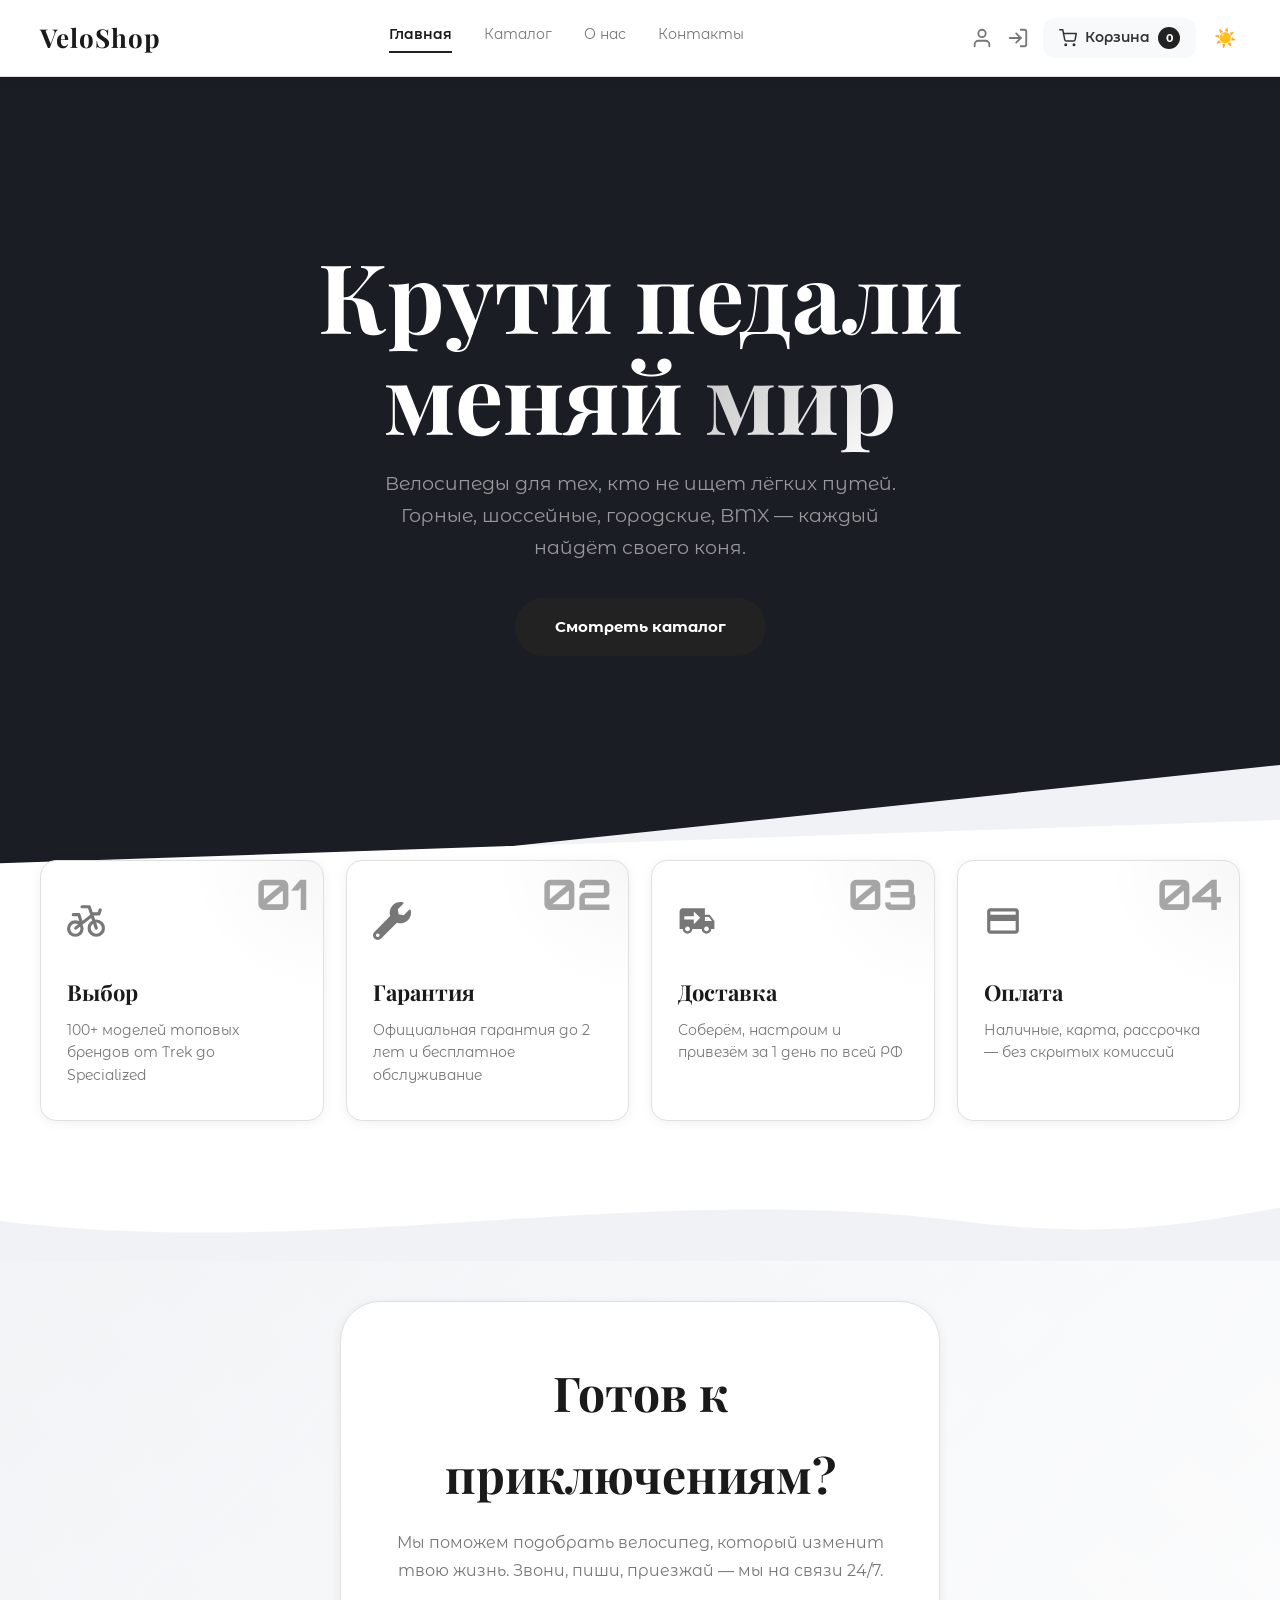
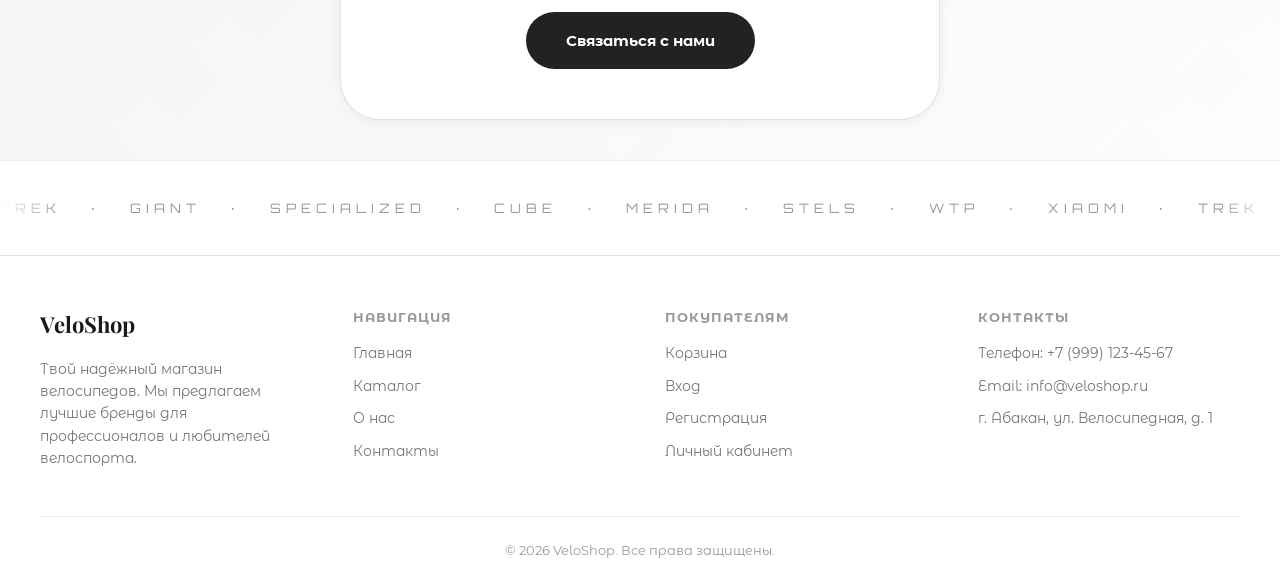
<file: index.html>
<!DOCTYPE html>
<html lang="ru">

<head>
    <meta charset="UTF-8">
    <script>var t = localStorage.getItem('velo_theme'); if (t === 'dark') document.documentElement.setAttribute('data-theme', 'dark')</script>
    <meta name="viewport" content="width=device-width, initial-scale=1.0">
    <title>VeloShop — не просто велосипеды</title>
    <link rel="stylesheet" href="css/variables.css">
    <link rel="stylesheet" href="css/reset.css">
    <link rel="stylesheet" href="css/layout.css">
    <link rel="stylesheet" href="css/components.css">
    <link rel="stylesheet" href="css/home.css" media="print" onload="this.media='all'">
    <link rel="stylesheet" href="css/pages.css" media="print" onload="this.media='all'">
    <link rel="stylesheet" href="css/responsive.css" media="print" onload="this.media='all'">
    <link rel="preconnect" href="https://fonts.googleapis.com">
    <link rel="preconnect" href="https://fonts.gstatic.com" crossorigin>
    <link
        href="https://fonts.googleapis.com/css2?family=Playfair+Display:ital,wght@0,400..900;1,400..900&family=Orbitron:wght@400..900&family=Montserrat+Alternates:wght@300;400;500;600;700&display=swap"
        rel="stylesheet">
</head>

<body class="no-padding">
    <header id="site-header"></header>
    <main class="home-main">
        <section class="home-hero" id="hero">
            <div class="hero-slider" id="heroSlider">
                <div class="slider-track">
                    <div class="slide active" style="background-image:url('assets/bicycle/1.jpg')"></div>
                    <div class="slide" style="background-image:url('assets/bicycle/2.jpg')"></div>
                    <div class="slide" style="background-image:url('assets/bicycle/3.jpg')"></div>
                    <div class="slide" style="background-image:url('assets/bicycle/4.jpg')"></div>
                    <div class="slide" style="background-image:url('assets/bicycle/5.jpg')"></div>
                    <div class="slide" style="background-image:url('assets/bicycle/6.jpg')"></div>
                    <div class="slide" style="background-image:url('assets/bicycle/7.jpg')"></div>
                </div>
                <div class="slider-dots" id="sliderDots"></div>
            </div>
            <div class="hero-content">
                <h1 class="hero-title">Крути педали<br>меняй <span class="gradient-text">мир</span></h1>
                <p class="hero-desc">Велосипеды для тех, кто не ищет лёгких путей. Горные, шоссейные, городские, BMX —
                    каждый найдёт своего коня.</p>
                <div class="hero-actions">
                    <a href="catalog.html" class="hero-btn-primary">Смотреть каталог</a>
                </div>
            </div>
        </section>
        <section class="home-features" id="features">
            <div class="features-strip"></div>
            <div class="features-inner">
                <div class="feature-card card-skew-1">
                    <div class="feature-card-bg"></div>
                    <div class="feature-num">01</div>
                    <div class="feature-icon"><svg viewBox="0 0 24 24" fill="none">
                            <path
                                d="M5.25 21C7.6 21 9.5 19.1 9.5 16.75S7.6 12.5 5.25 12.5 1 14.4 1 16.75 2.9 21 5.25 21zM18.5 21c2.49 0 4.5-2.01 4.5-4.5s-2.01-4.5-4.5-4.5-4.5 2.01-4.5 4.5 2.01 4.5 4.5 4.5zM9.5 3h4.5l4.5 13.5M5.53 16.5l10.31-8.12M15.84 7.5h4.24l.92-2.5M4 7.99h3.5M7.5 8l1.64 5.21"
                                stroke="currentColor" stroke-width="2" stroke-linecap="round" stroke-linejoin="round" />
                        </svg></div>
                    <h3>Выбор</h3>
                    <p>100+ моделей топовых брендов от Trek до Specialized</p>
                </div>
                <div class="feature-card card-skew-2">
                    <div class="feature-card-bg"></div>
                    <div class="feature-num">02</div>
                    <div class="feature-icon"><svg viewBox="0 0 24 24" fill="none">
                            <g clip-path="url(#c)">
                                <path
                                    d="M23.8 5.12c-.1-.43-.63-.57-.94-.26l-3.49 3.48-3.18-.53-.53-3.18 3.49-3.49c.31-.31.16-.84-.27-.94-2.22-.55-4.67.04-6.4 1.78-1.86 1.86-2.37 4.55-1.6 6.9l-10 10c-1.17 1.17-1.17 3.07 0 4.24 1.17 1.17 3.07 1.17 4.24 0l10-10c2.35.78 5.04.27 6.91-1.6 1.74-1.74 2.33-4.19 1.78-6.41zM3 22.13c-.62 0-1.12-.5-1.12-1.12s.5-1.13 1.12-1.13 1.13.5 1.13 1.13-.5 1.12-1.13 1.12z"
                                    fill="currentColor" />
                            </g>
                            <defs>
                                <clipPath id="c">
                                    <rect width="24" height="24" fill="#fff" />
                                </clipPath>
                            </defs>
                        </svg></div>
                    <h3>Гарантия</h3>
                    <p>Официальная гарантия до 2 лет и бесплатное обслуживание</p>
                </div>
                <div class="feature-card card-skew-3">
                    <div class="feature-card-bg"></div>
                    <div class="feature-num">03</div>
                    <div class="feature-icon"><svg viewBox="0 0 24 24" fill="none">
                            <path
                                d="M3 4c-.53 0-1.04.21-1.41.59-.38.37-.59.88-.59 1.41v11h2c0 .8.32 1.56.88 2.12.56.56 1.32.88 2.12.88s1.56-.32 2.12-.88.88-1.32.88-2.12h6c0 .8.32 1.56.88 2.12.56.56 1.32.88 2.12.88s1.56-.32 2.12-.88.88-1.32.88-2.12h2v-5l-3-4h-3V4H3zm7 2l4 4-4 4V11H4V9h6V6zm7 3.5h2.5l1.97 2.5H17V9.5zM6 15.5c.4 0 .78.16 1.06.44.28.28.44.66.44 1.06s-.16.78-.44 1.06-.66.44-1.06.44-.78-.16-1.06-.44-.44-.66-.44-1.06.16-.78.44-1.06.66-.44 1.06-.44zm12 0c.4 0 .78.16 1.06.44.28.28.44.66.44 1.06s-.16.78-.44 1.06-.66.44-1.06.44-.78-.16-1.06-.44-.44-.66-.44-1.06.16-.78.44-1.06.66-.44 1.06-.44z"
                                fill="currentColor" />
                        </svg></div>
                    <h3>Доставка</h3>
                    <p>Соберём, настроим и привезём за 1 день по всей РФ</p>
                </div>
                <div class="feature-card card-skew-4">
                    <div class="feature-card-bg"></div>
                    <div class="feature-num">04</div>
                    <div class="feature-icon"><svg viewBox="0 0 24 24" fill="none">
                            <path
                                d="M20 8H4V6h16v2zm0 10H4v-6h16v6zm0-14H4c-1.11 0-2 .89-2 2v12c0 .53.21 1.04.59 1.41.38.38.88.59 1.41.59h16c.53 0 1.04-.21 1.41-.59.38-.38.59-.88.59-1.41V6c0-1.11-.9-2-2-2z"
                                fill="currentColor" />
                        </svg></div>
                    <h3>Оплата</h3>
                    <p>Наличные, карта, рассрочка — без скрытых комиссий</p>
                </div>
            </div>
        </section>
        <div class="wave-divider">
            <svg viewBox="0 0 1440 120" preserveAspectRatio="none">
                <path d="M0,60 C360,120 720,0 1080,60 C1260,90 1350,60 1440,40 L1440,0 L0,0 Z"
                    fill="var(--wave-color)" />
            </svg>
        </div>
        <section class="home-cta parallax-section">
            <div class="parallax-bg"></div>
            <div class="cta-glass">
                <h2>Готов к приключениям?</h2>
                <p>Мы поможем подобрать велосипед, который изменит твою жизнь. Звони, пиши, приезжай — мы на связи 24/7.
                </p>
                <a href="contacts.html" class="cta-glass-btn">Связаться с нами</a>
            </div>
        </section>
        <section class="home-brands">
            <div class="brands-track">
                <span>TREK</span><span>·</span>
                <span>GIANT</span><span>·</span>
                <span>SPECIALIZED</span><span>·</span>
                <span>CUBE</span><span>·</span>
                <span>MERIDA</span><span>·</span>
                <span>STELS</span><span>·</span>
                <span>WTP</span><span>·</span>
                <span>XIAOMI</span><span>·</span>
                <span>TREK</span><span>·</span>
                <span>GIANT</span><span>·</span>
                <span>SPECIALIZED</span><span>·</span>
                <span>CUBE</span><span>·</span>
                <span>MERIDA</span><span>·</span>
                <span>STELS</span><span>·</span>
                <span>WTP</span><span>·</span>
                <span>XIAOMI</span>
            </div>
        </section>
    </main>
    <footer id="site-footer"></footer>
    <script src="js/data.js"></script>
    <script src="js/layout.js"></script>
    <script src="js/home.js"></script>
</body>

</html>
</file>
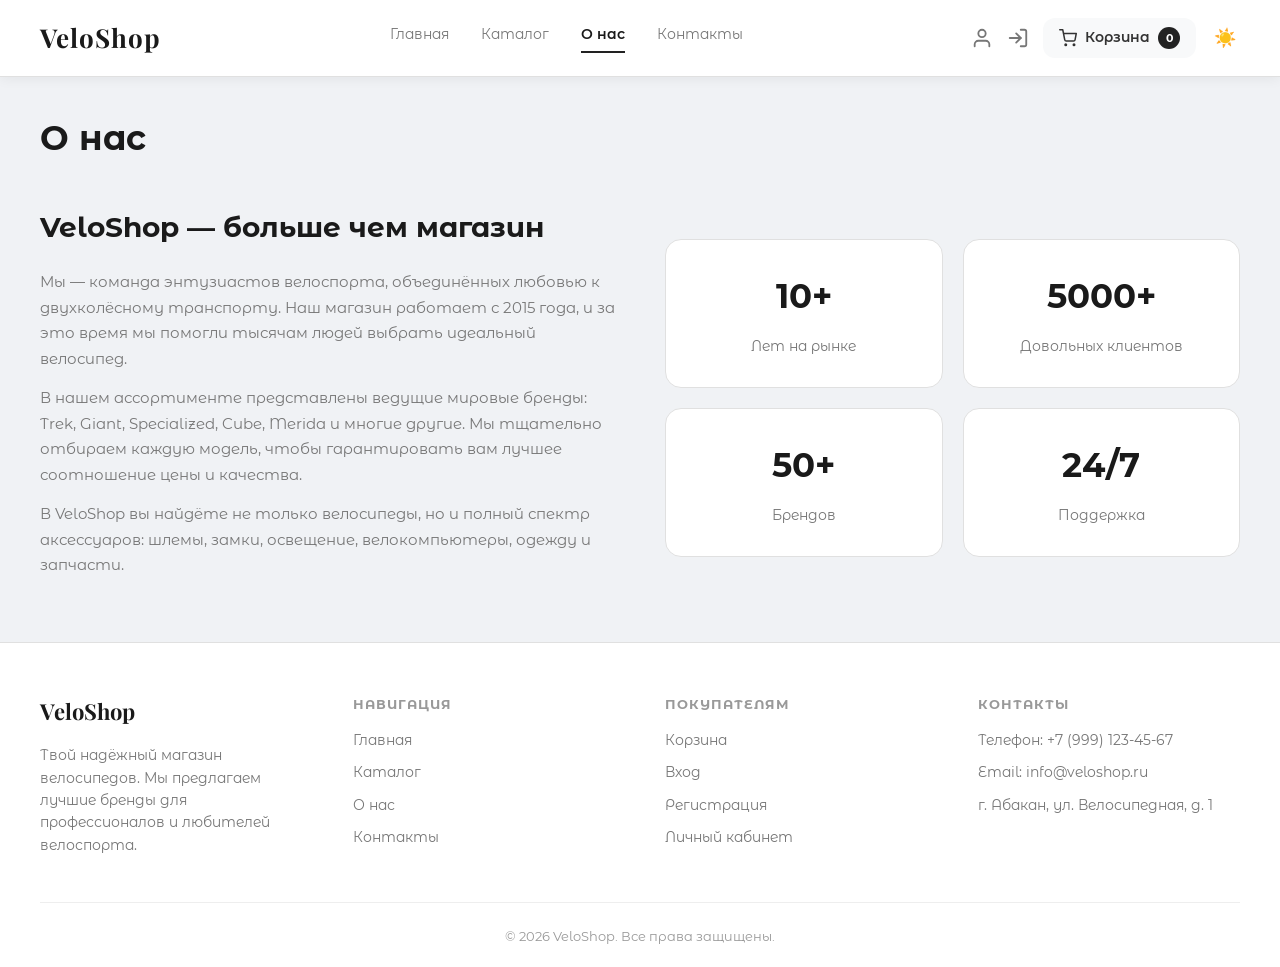
<file: about.html>
﻿<!DOCTYPE html>
<html lang="ru">

<head>
    <meta charset="UTF-8">
    <script>var t = localStorage.getItem('velo_theme'); if (t === 'dark') document.documentElement.setAttribute('data-theme', 'dark')</script>
    <meta name="viewport" content="width=device-width, initial-scale=1.0">
    <title>О нас | VeloShop</title>
    <link rel="stylesheet" href="css/variables.css">
    <link rel="stylesheet" href="css/reset.css">
    <link rel="stylesheet" href="css/layout.css">
    <link rel="stylesheet" href="css/components.css">
    <link rel="stylesheet" href="css/pages.css" media="print" onload="this.media='all'">
    <link rel="stylesheet" href="css/responsive.css" media="print" onload="this.media='all'">
    <link
        href="https://fonts.googleapis.com/css2?family=Playfair+Display:wght@400;700&family=Montserrat+Alternates:wght@300;400;500;600;700&family=Orbitron:wght@400;700&display=swap"
        rel="stylesheet">
</head>

<body>
    <header id="site-header"></header>
    <main class="page-main">
        <section class="page-section">
            <div class="page-container">
                <h1 class="page-title">О нас</h1>
                <div class="about-content">
                    <div class="about-text">
                        <h2>VeloShop — больше чем магазин</h2>
                        <p>Мы — команда энтузиастов велоспорта, объединённых любовью к двухколёсному транспорту. Наш
                            магазин работает с 2015 года, и за это время мы помогли тысячам людей выбрать идеальный
                            велосипед.</p>
                        <p>В нашем ассортименте представлены ведущие мировые бренды: Trek, Giant, Specialized, Cube,
                            Merida и многие другие. Мы тщательно отбираем каждую модель, чтобы гарантировать вам лучшее
                            соотношение цены и качества.</p>
                        <p>В VeloShop вы найдёте не только велосипеды, но и полный спектр аксессуаров: шлемы, замки,
                            освещение, велокомпьютеры, одежду и запчасти.</p>
                    </div>
                    <div class="about-stats">
                        <div class="stat-item">
                            <span class="stat-number">10+</span>
                            <span class="stat-label">Лет на рынке</span>
                        </div>
                        <div class="stat-item">
                            <span class="stat-number">5000+</span>
                            <span class="stat-label">Довольных клиентов</span>
                        </div>
                        <div class="stat-item">
                            <span class="stat-number">50+</span>
                            <span class="stat-label">Брендов</span>
                        </div>
                        <div class="stat-item">
                            <span class="stat-number">24/7</span>
                            <span class="stat-label">Поддержка</span>
                        </div>
                    </div>
                </div>
            </div>
        </section>
    </main>
    <footer id="site-footer"></footer>
    <script src="js/data.js"></script>
    <script src="js/layout.js"></script>
</body>

</html>
</file>
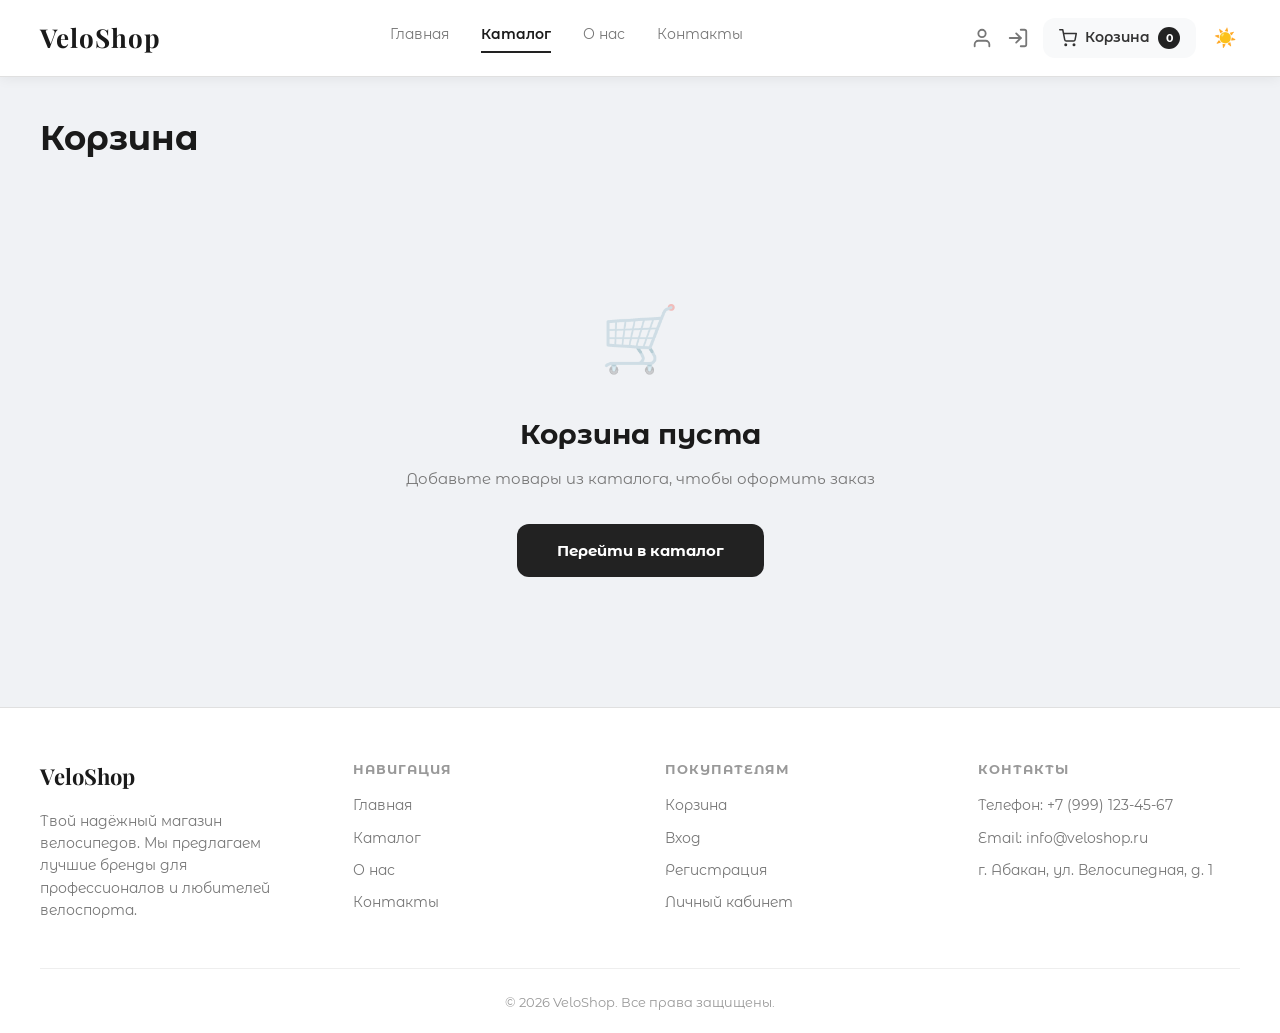
<file: cart.html>
﻿<!DOCTYPE html>
<html lang="ru">
<head>
    <meta charset="UTF-8">
    <script>var t=localStorage.getItem('velo_theme');if(t==='dark')document.documentElement.setAttribute('data-theme','dark')</script>
    <meta name="viewport" content="width=device-width, initial-scale=1.0">
    <title>Корзина | VeloShop</title>
    <link rel="stylesheet" href="css/variables.css">
    <link rel="stylesheet" href="css/reset.css">
    <link rel="stylesheet" href="css/layout.css">
    <link rel="stylesheet" href="css/components.css">
    <link rel="stylesheet" href="css/pages.css" media="print" onload="this.media='all'">
    <link rel="stylesheet" href="css/responsive.css" media="print" onload="this.media='all'">
    <link href="https://fonts.googleapis.com/css2?family=Playfair+Display:wght@400;700&family=Montserrat+Alternates:wght@300;400;500;600;700&family=Orbitron:wght@400;700&display=swap" rel="stylesheet">
</head>
<body>
    <header id="site-header"></header>
    <main class="page-main">
        <section class="page-section">
            <div class="page-container">
                <h1 class="page-title">Корзина</h1>
                <div id="cartRoot"></div>
            </div>
        </section>
    </main>
    <footer id="site-footer"></footer>
    <script src="js/data.js"></script>
    <script src="js/layout.js"></script>
    <script src="js/cart.js"></script>
</body>
</html>
</file>
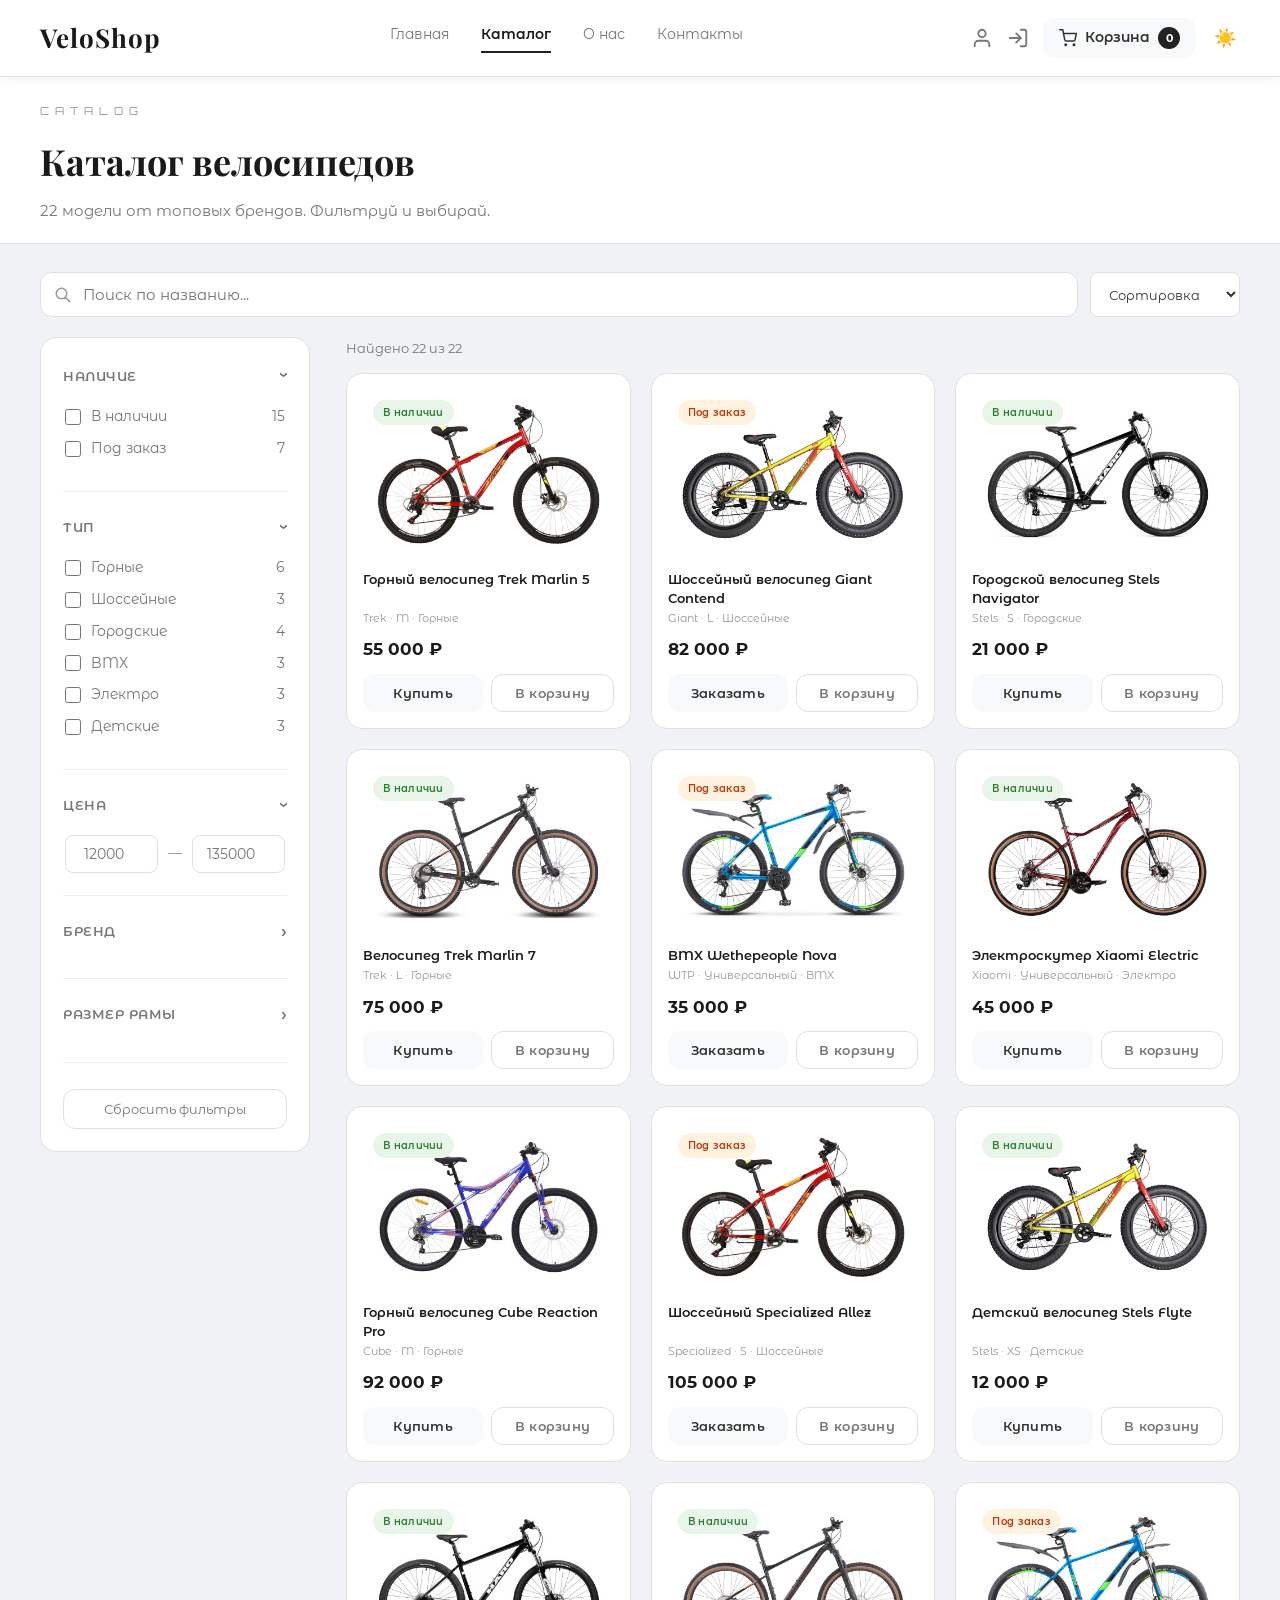
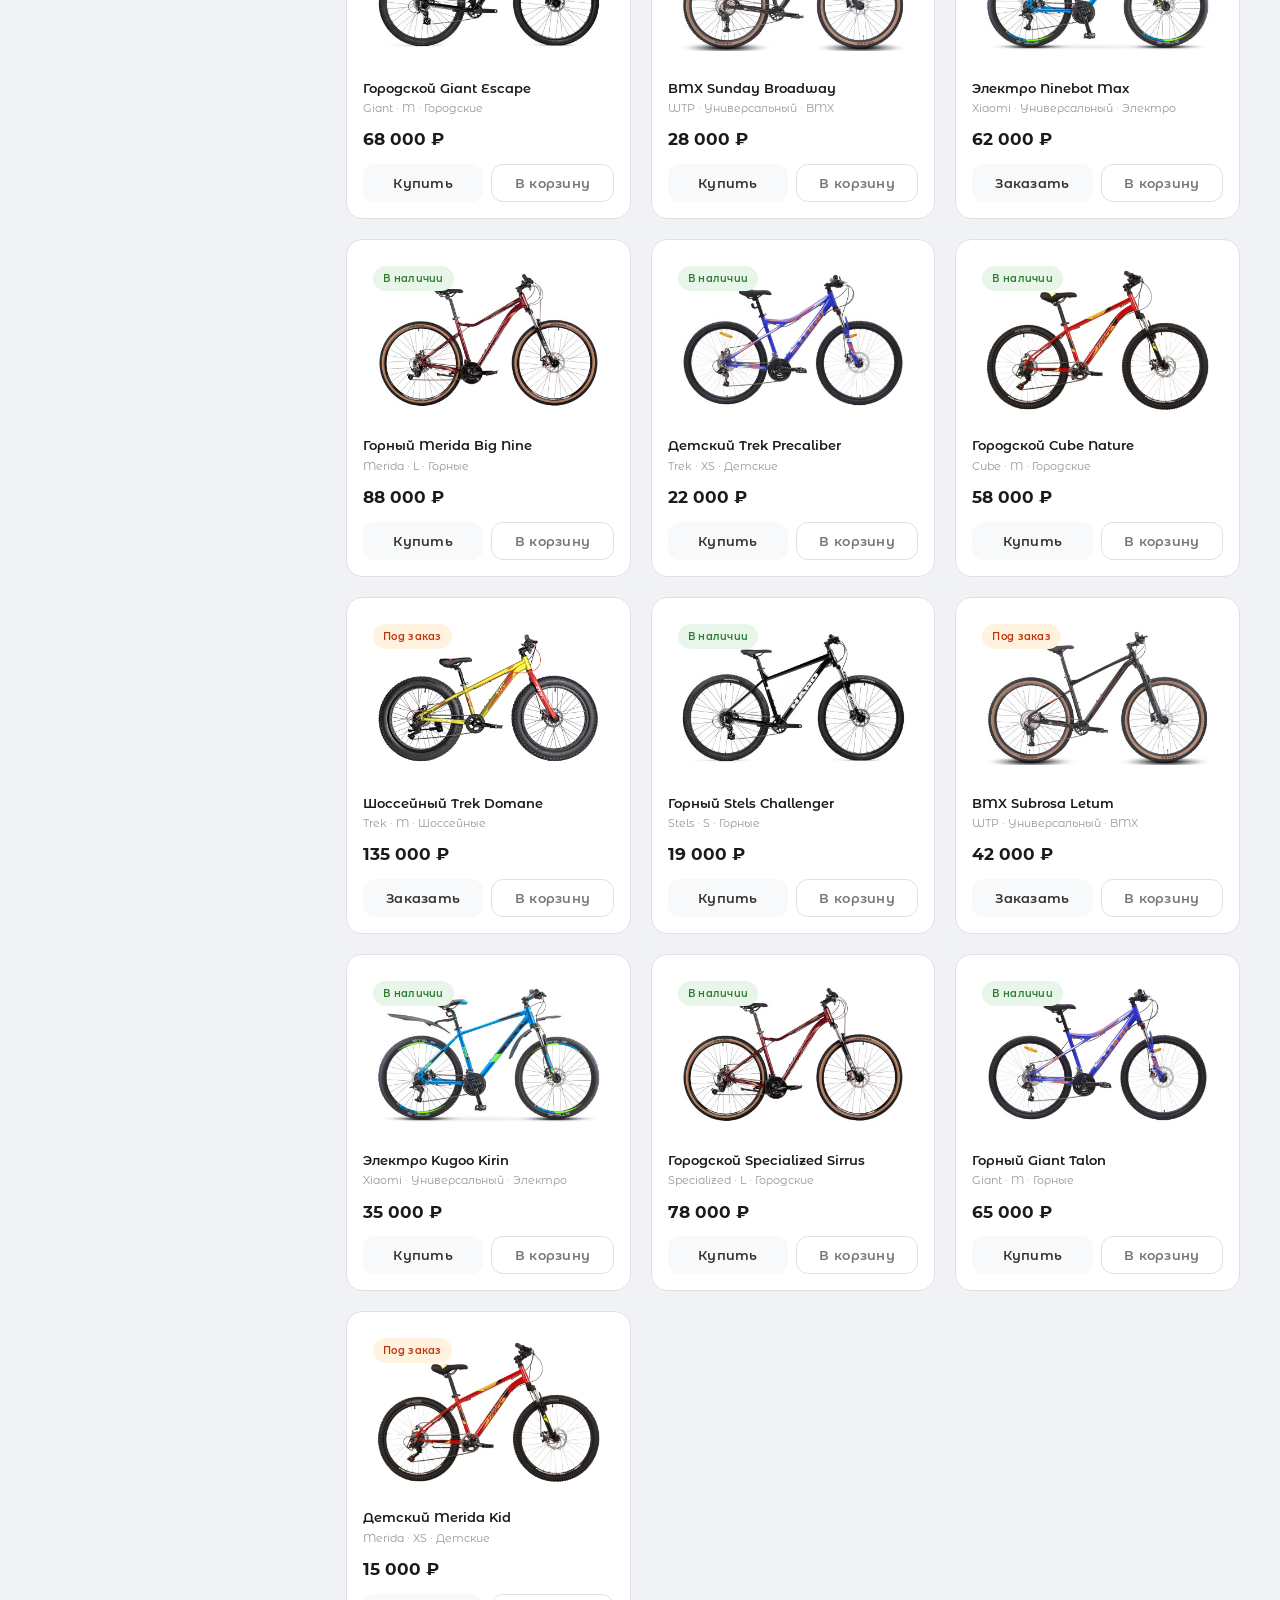
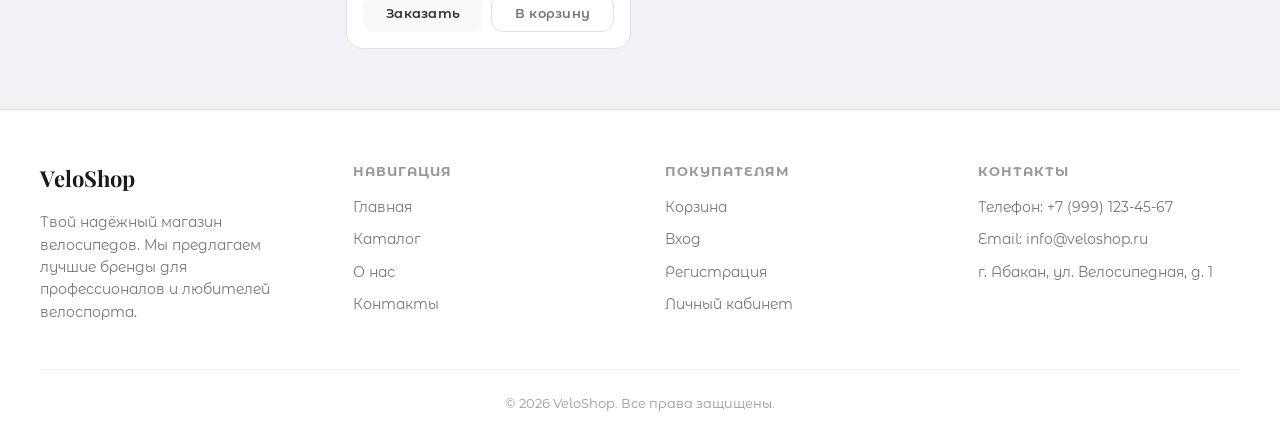
<file: catalog.html>
﻿<!DOCTYPE html>
<html lang="ru">

<head>
    <meta charset="UTF-8">
    <script>var t = localStorage.getItem('velo_theme'); if (t === 'dark') document.documentElement.setAttribute('data-theme', 'dark')</script>
    <meta name="viewport" content="width=device-width, initial-scale=1.0">
    <title>Каталог | VeloShop</title>
    <link rel="stylesheet" href="css/variables.css">
    <link rel="stylesheet" href="css/reset.css">
    <link rel="stylesheet" href="css/layout.css">
    <link rel="stylesheet" href="css/components.css">
    <link rel="stylesheet" href="css/catalog.css" media="print" onload="this.media='all'">
    <link rel="stylesheet" href="css/pages.css" media="print" onload="this.media='all'">
    <link rel="stylesheet" href="css/responsive.css" media="print" onload="this.media='all'">
    <link rel="preconnect" href="https://fonts.googleapis.com">
    <link rel="preconnect" href="https://fonts.gstatic.com" crossorigin>
    <link
        href="https://fonts.googleapis.com/css2?family=Playfair+Display:wght@400;700&family=Montserrat+Alternates:wght@300;400;500;600;700&family=Orbitron:wght@400;700&display=swap"
        rel="stylesheet">
</head>

<body>
    <header id="site-header"></header>
    <div class="catalog-hero">
        <div class="catalog-hero-inner">
            <span class="catalog-badge">CATALOG</span>
            <h1>Каталог велосипедов</h1>
            <p>22 модели от топовых брендов. Фильтруй и выбирай.</p>
        </div>
    </div>
    <main class="main-content">
        <div class="catalog-toolbar">
            <div class="search-box">
                <svg fill="none" stroke="currentColor" viewBox="0 0 24 24">
                    <path stroke-linecap="round" stroke-linejoin="round" stroke-width="2"
                        d="M21 21l-6-6m2-5a7 7 0 11-14 0 7 7 0 0114 0z" />
                </svg>
                <input type="text" id="searchInput" placeholder="Поиск по названию...">
            </div>
            <div class="sort-wrap">
                <select class="sort-dropdown" id="sortSelect">
                    <option value="">Сортировка</option>
                    <option value="price-asc">Цена ↑</option>
                    <option value="price-desc">Цена ↓</option>
                    <option value="name">Название</option>
                </select>
            </div>
        </div>
        <div class="catalog-body">
            <aside class="sidebar">
                <button class="sidebar-toggle" id="sidebarToggleBtn">
                    Фильтры <span>▼</span>
                </button>
                <div class="sidebar-content" id="sidebarContent"></div>
            </aside>
            <div class="products-area">
                <div class="products-count" id="productsCount">Найдено 22 из 22</div>
                <div class="products-grid" id="productsGrid"></div>
            </div>
        </div>
    </main>
    <footer id="site-footer"></footer>
    <script src="js/data.js"></script>
    <script src="js/layout.js"></script>
    <script src="catalog.js"></script>
</body>

</html>
</file>
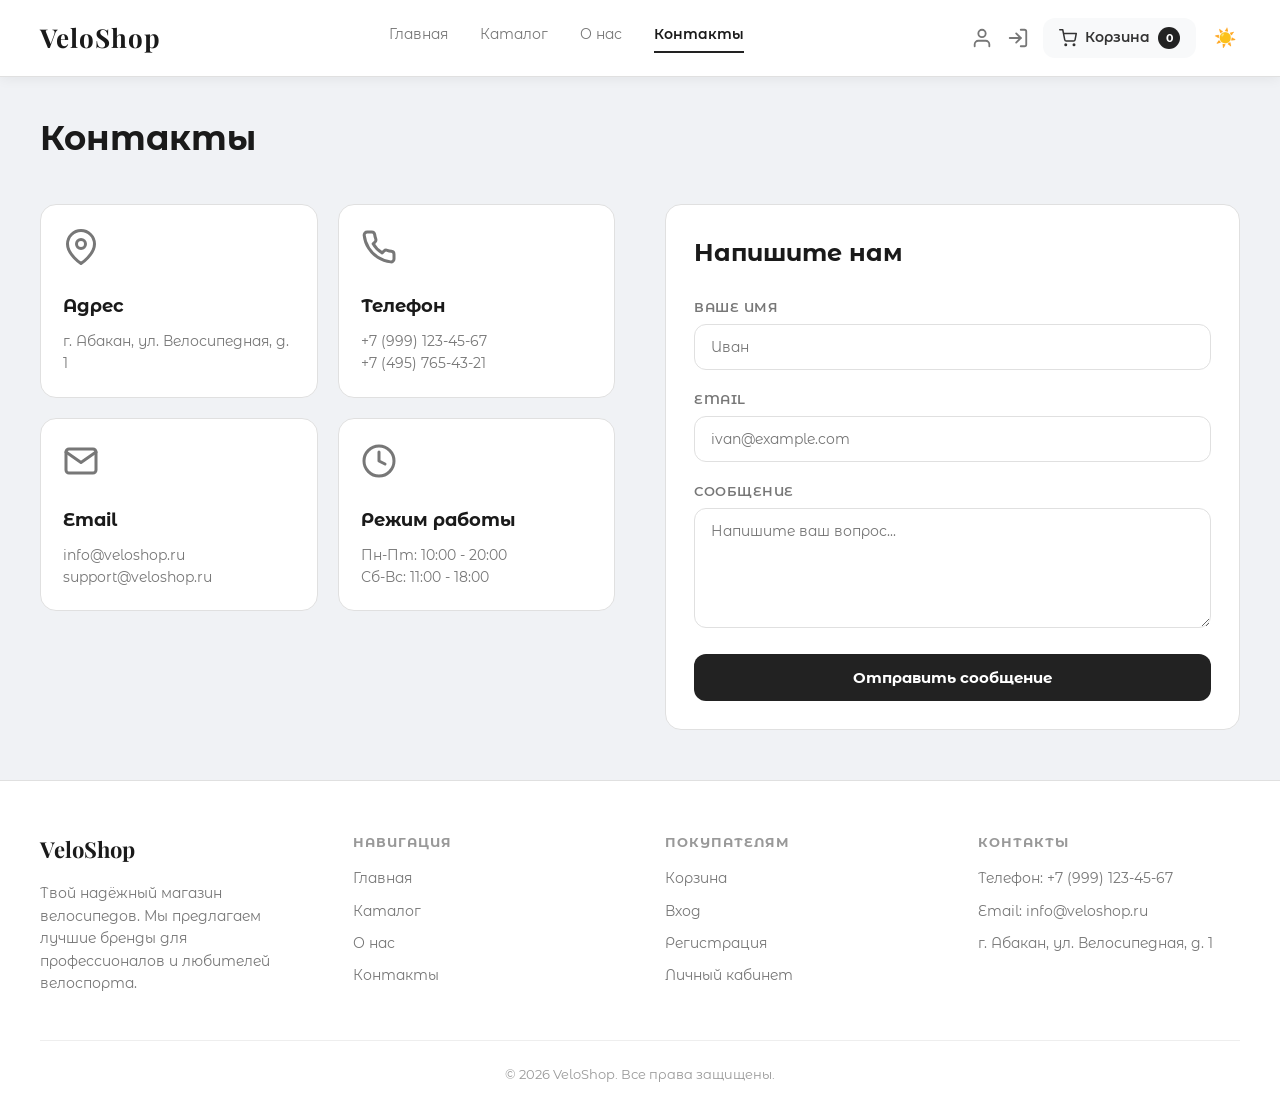
<file: contacts.html>
﻿<!DOCTYPE html>
<html lang="ru">

<head>
    <meta charset="UTF-8">
    <script>var t = localStorage.getItem('velo_theme'); if (t === 'dark') document.documentElement.setAttribute('data-theme', 'dark')</script>
    <meta name="viewport" content="width=device-width, initial-scale=1.0">
    <title>Контакты | VeloShop</title>
    <link rel="stylesheet" href="css/variables.css">
    <link rel="stylesheet" href="css/reset.css">
    <link rel="stylesheet" href="css/layout.css">
    <link rel="stylesheet" href="css/components.css">
    <link rel="stylesheet" href="css/pages.css" media="print" onload="this.media='all'">
    <link rel="stylesheet" href="css/responsive.css" media="print" onload="this.media='all'">
    <link
        href="https://fonts.googleapis.com/css2?family=Playfair+Display:wght@400;700&family=Montserrat+Alternates:wght@300;400;500;600;700&family=Orbitron:wght@400;700&display=swap"
        rel="stylesheet">
</head>

<body>
    <header id="site-header"></header>
    <main class="page-main">
        <section class="page-section">
            <div class="page-container">
                <h1 class="page-title">Контакты</h1>
                <div class="contacts-grid">
                    <div class="contacts-info">
                        <div class="contact-card">
                            <div class="contact-icon">
                                <svg width="36" height="36" viewBox="0 0 24 24" fill="none" stroke="currentColor"
                                    stroke-width="2" stroke-linecap="round" stroke-linejoin="round">
                                    <path d="M21 10c0 7-9 13-9 13s-9-6-9-13a9 9 0 0 1 18 0z" />
                                    <circle cx="12" cy="10" r="3" />
                                </svg>
                            </div>
                            <h3>Адрес</h3>
                            <p>г. Абакан, ул. Велосипедная, д. 1</p>
                        </div>
                        <div class="contact-card">
                            <div class="contact-icon">
                                <svg width="36" height="36" viewBox="0 0 24 24" fill="none" stroke="currentColor"
                                    stroke-width="2" stroke-linecap="round" stroke-linejoin="round">
                                    <path
                                        d="M22 16.92v3a2 2 0 0 1-2.18 2 19.79 19.79 0 0 1-8.63-3.07 19.5 19.5 0 0 1-6-6 19.79 19.79 0 0 1-3.07-8.67A2 2 0 0 1 4.11 2h3a2 2 0 0 1 2 1.72 12.84 12.84 0 0 0 .7 2.81 2 2 0 0 1-.45 2.11L8.09 9.91a16 16 0 0 0 6 6l1.27-1.27a2 2 0 0 1 2.11-.45 12.84 12.84 0 0 0 2.81.7A2 2 0 0 1 22 16.92z" />
                                </svg>
                            </div>
                            <h3>Телефон</h3>
                            <p>+7 (999) 123-45-67</p>
                            <p>+7 (495) 765-43-21</p>
                        </div>
                        <div class="contact-card">
                            <div class="contact-icon">
                                <svg width="36" height="36" viewBox="0 0 24 24" fill="none" stroke="currentColor"
                                    stroke-width="2" stroke-linecap="round" stroke-linejoin="round">
                                    <path
                                        d="M4 4h16c1.1 0 2 .9 2 2v12c0 1.1-.9 2-2 2H4c-1.1 0-2-.9-2-2V6c0-1.1.9-2 2-2z" />
                                    <polyline points="22,6 12,13 2,6" />
                                </svg>
                            </div>
                            <h3>Email</h3>
                            <p>info@veloshop.ru</p>
                            <p>support@veloshop.ru</p>
                        </div>
                        <div class="contact-card">
                            <div class="contact-icon">
                                <svg width="36" height="36" viewBox="0 0 24 24" fill="none" stroke="currentColor"
                                    stroke-width="2" stroke-linecap="round" stroke-linejoin="round">
                                    <circle cx="12" cy="12" r="10" />
                                    <polyline points="12 6 12 12 16 14" />
                                </svg>
                            </div>
                            <h3>Режим работы</h3>
                            <p>Пн-Пт: 10:00 - 20:00</p>
                            <p>Сб-Вс: 11:00 - 18:00</p>
                        </div>
                    </div>
                    <div class="contact-form-wrapper">
                        <h2>Напишите нам</h2>
                        <form class="contact-form" id="contactForm">
                            <div class="form-group">
                                <label for="contactName">Ваше имя</label>
                                <input type="text" id="contactName" class="form-input" placeholder="Иван" required>
                            </div>
                            <div class="form-group">
                                <label for="contactEmail">Email</label>
                                <input type="email" id="contactEmail" class="form-input" placeholder="ivan@example.com"
                                    required>
                            </div>
                            <div class="form-group">
                                <label for="contactMessage">Сообщение</label>
                                <textarea id="contactMessage" class="form-input form-textarea" rows="5"
                                    placeholder="Напишите ваш вопрос..." required></textarea>
                            </div>
                            <button type="submit" class="form-btn">Отправить сообщение</button>
                        </form>
                    </div>
                </div>
            </div>
        </section>
    </main>
    <footer id="site-footer"></footer>
    <script src="js/data.js"></script>
    <script src="js/layout.js"></script>
    <script src="js/contacts.js"></script>
</body>

</html>
</file>
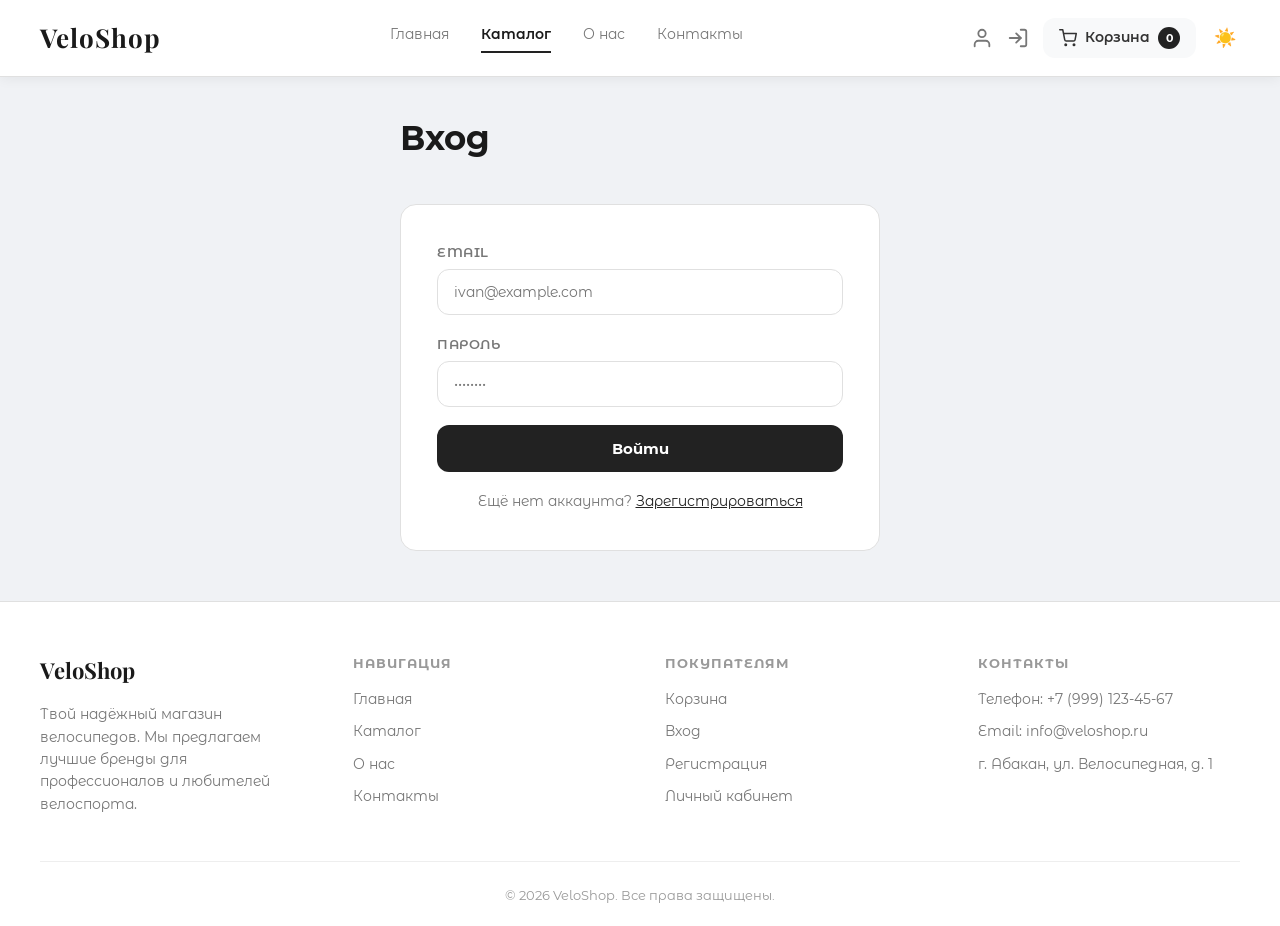
<file: login.html>
﻿<!DOCTYPE html>
<html lang="ru">

<head>
    <meta charset="UTF-8">
    <script>var t = localStorage.getItem('velo_theme'); if (t === 'dark') document.documentElement.setAttribute('data-theme', 'dark')</script>
    <meta name="viewport" content="width=device-width, initial-scale=1.0">
    <title>Авторизация | VeloShop</title>
    <link rel="stylesheet" href="css/variables.css">
    <link rel="stylesheet" href="css/reset.css">
    <link rel="stylesheet" href="css/layout.css">
    <link rel="stylesheet" href="css/components.css">
    <link rel="stylesheet" href="css/pages.css" media="print" onload="this.media='all'">
    <link rel="stylesheet" href="css/responsive.css" media="print" onload="this.media='all'">
    <link
        href="https://fonts.googleapis.com/css2?family=Playfair+Display:wght@400;700&family=Montserrat+Alternates:wght@300;400;500;600;700&family=Orbitron:wght@400;700&display=swap"
        rel="stylesheet">
</head>

<body>
    <header id="site-header"></header>
    <main class="page-main">
        <section class="page-section">
            <div class="page-container page-container-narrow">
                <h1 class="page-title">Вход</h1>
                <form class="auth-form" id="loginForm">
                    <div class="form-group">
                        <label for="loginEmail">Email</label>
                        <input type="email" id="loginEmail" class="form-input" placeholder="ivan@example.com" required>
                    </div>
                    <div class="form-group">
                        <label for="loginPassword">Пароль</label>
                        <input type="password" id="loginPassword" class="form-input" placeholder="••••••••" required>
                    </div>
                    <button type="submit" class="form-btn">Войти</button>
                    <p class="auth-link">Ещё нет аккаунта? <a href="register.html">Зарегистрироваться</a></p>
                </form>
            </div>
        </section>
    </main>
    <footer id="site-footer"></footer>
    <script src="js/data.js"></script>
    <script src="js/layout.js"></script>
    <script src="js/auth.js"></script>
</body>

</html>
</file>
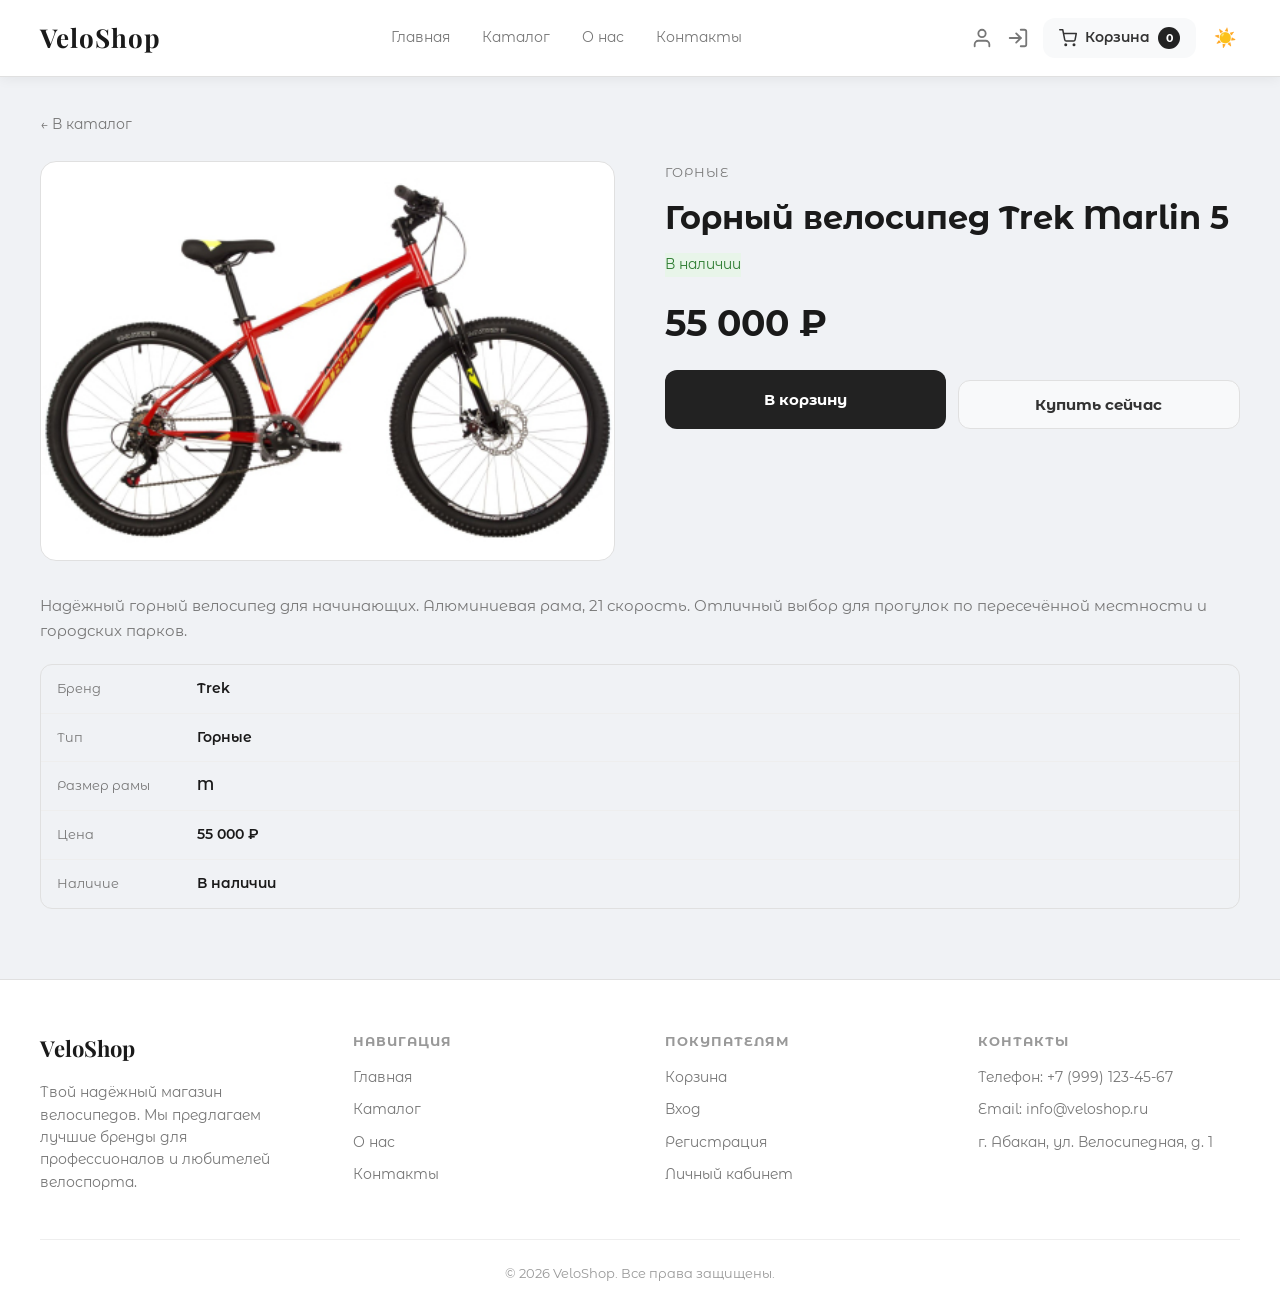
<file: product.html>
﻿<!DOCTYPE html>
<html lang="ru">

<head>
    <meta charset="UTF-8">
    <script>var t = localStorage.getItem('velo_theme'); if (t === 'dark') document.documentElement.setAttribute('data-theme', 'dark')</script>
    <meta name="viewport" content="width=device-width, initial-scale=1.0">
    <title>Горный велосипед Trek Marlin 5 | VeloShop</title>
    <link rel="stylesheet" href="css/variables.css">
    <link rel="stylesheet" href="css/reset.css">
    <link rel="stylesheet" href="css/layout.css">
    <link rel="stylesheet" href="css/components.css">
    <link rel="stylesheet" href="css/pages.css" media="print" onload="this.media='all'">
    <link rel="stylesheet" href="css/responsive.css" media="print" onload="this.media='all'">
    <link rel="preconnect" href="https://fonts.googleapis.com">
    <link rel="preconnect" href="https://fonts.gstatic.com" crossorigin>
    <link
        href="https://fonts.googleapis.com/css2?family=Playfair+Display:wght@400;700&family=Montserrat+Alternates:wght@300;400;500;600;700&family=Orbitron:wght@400;700&display=swap"
        rel="stylesheet">
</head>

<body>
    <header id="site-header"></header>
    <main class="page-main">
        <section class="page-section">
            <div class="page-container">
                <a href="catalog.html" class="back-link">← В каталог</a>
                <div class="product-layout">
                    <div class="product-visual">
                        <img src="assets/bicycle/1.jpg" alt="Trek Marlin 5" class="product-img">
                    </div>
                    <div class="product-info">
                        <span class="product-type">Горные</span>
                        <h1 class="product-name">Горный велосипед Trek Marlin 5</h1>
                        <div class="product-meta">
                            <span class="badge in">В наличии</span>
                        </div>
                        <div class="product-price-big">55 000 ₽</div>
                        <div class="product-actions">
                            <button class="form-btn" id="addToCartBtn">В корзину</button>
                            <button class="form-btn form-btn-secondary" id="buyBtn">Купить сейчас</button>
                        </div>
                    </div>
                </div>
                <div class="product-desc">
                    Надёжный горный велосипед для начинающих. Алюминиевая рама, 21 скорость.
                    Отличный выбор для прогулок по пересечённой местности и городских парков.
                </div>
                <div class="product-specs">
                    <div class="spec-row"><span class="spec-label">Бренд</span><span class="spec-value">Trek</span>
                    </div>
                    <div class="spec-row"><span class="spec-label">Тип</span><span class="spec-value">Горные</span>
                    </div>
                    <div class="spec-row"><span class="spec-label">Размер рамы</span><span class="spec-value">M</span>
                    </div>
                    <div class="spec-row"><span class="spec-label">Цена</span><span class="spec-value">55 000 ₽</span>
                    </div>
                    <div class="spec-row"><span class="spec-label">Наличие</span><span class="spec-value">В
                            наличии</span></div>
                </div>
            </div>
        </section>
    </main>
    <footer id="site-footer"></footer>
    <script src="js/data.js"></script>
    <script src="js/layout.js"></script>
    <script src="js/product.js"></script>
</body>

</html>
</file>
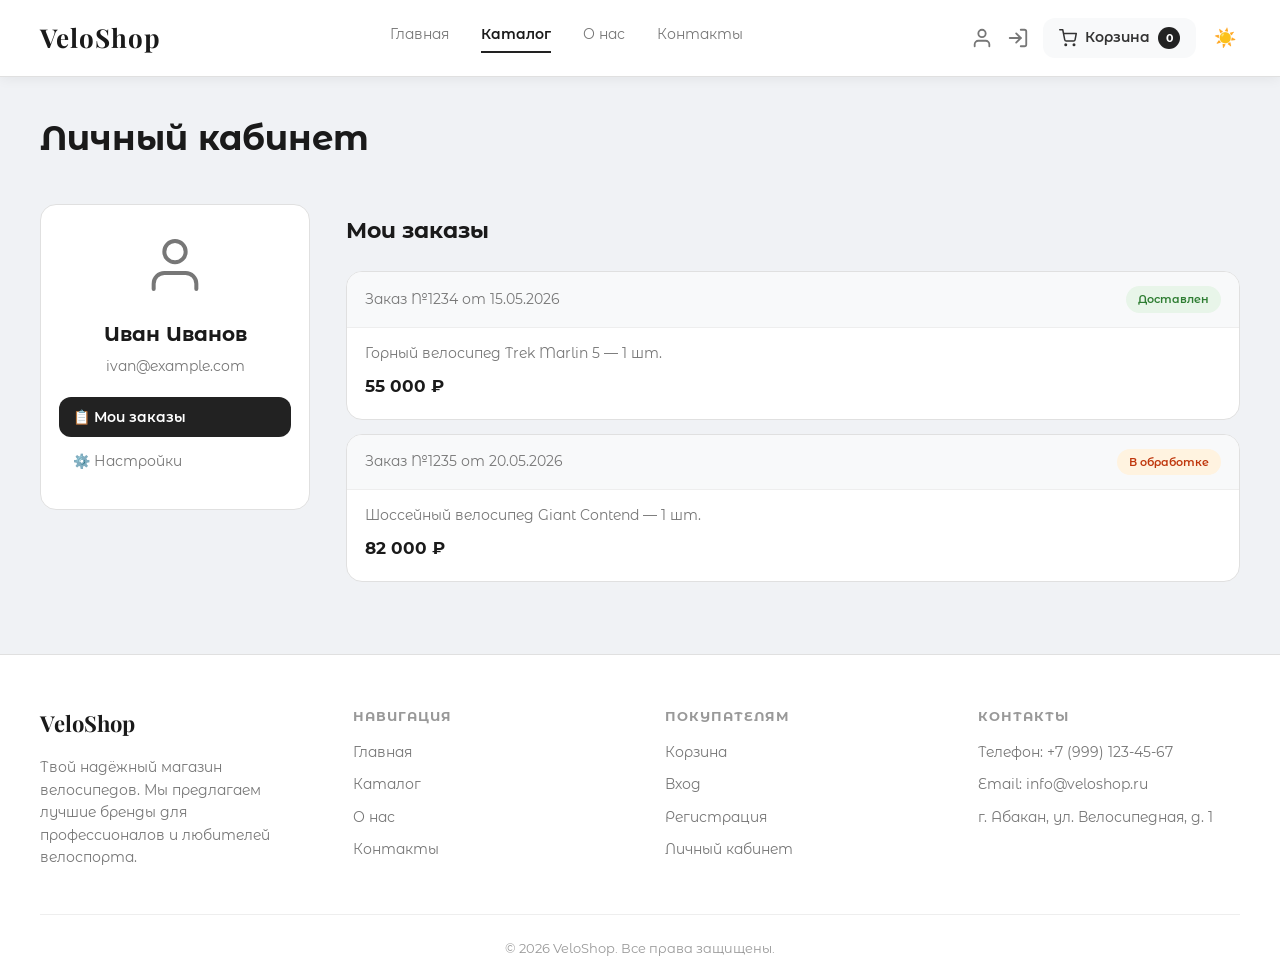
<file: profile.html>
﻿<!DOCTYPE html>
<html lang="ru">

<head>
    <meta charset="UTF-8">
    <script>var t = localStorage.getItem('velo_theme'); if (t === 'dark') document.documentElement.setAttribute('data-theme', 'dark')</script>
    <meta name="viewport" content="width=device-width, initial-scale=1.0">
    <title>Личный кабинет | VeloShop</title>
    <link rel="stylesheet" href="css/variables.css">
    <link rel="stylesheet" href="css/reset.css">
    <link rel="stylesheet" href="css/layout.css">
    <link rel="stylesheet" href="css/components.css">
    <link rel="stylesheet" href="css/pages.css" media="print" onload="this.media='all'">
    <link rel="stylesheet" href="css/responsive.css" media="print" onload="this.media='all'">
    <link
        href="https://fonts.googleapis.com/css2?family=Playfair+Display:wght@400;700&family=Montserrat+Alternates:wght@300;400;500;600;700&family=Orbitron:wght@400;700&display=swap"
        rel="stylesheet">
</head>

<body>
    <header id="site-header"></header>
    <main class="page-main">
        <section class="page-section">
            <div class="page-container">
                <h1 class="page-title">Личный кабинет</h1>
                <div class="profile-grid">
                    <div class="profile-sidebar-card">
                        <div class="profile-avatar">
                            <svg width="64" height="64" viewBox="0 0 24 24" fill="none" stroke="#888" stroke-width="1.5"
                                stroke-linecap="round" stroke-linejoin="round">
                                <path d="M20 21v-2a4 4 0 0 0-4-4H8a4 4 0 0 0-4 4v2" />
                                <circle cx="12" cy="7" r="4" />
                            </svg>
                        </div>
                        <h3>Иван Иванов</h3>
                        <p>ivan@example.com</p>
                        <div class="profile-nav">
                            <button class="profile-nav-item active" data-tab="orders">📋 Мои заказы</button>
                            <button class="profile-nav-item" data-tab="settings">⚙️ Настройки</button>
                        </div>
                    </div>
                    <div class="profile-content">
                        <div class="profile-tab active" id="tab-orders">
                            <h2>Мои заказы</h2>
                            <div class="order-card">
                                <div class="order-header">
                                    <span>Заказ №1234 от 15.05.2026</span>
                                    <span class="order-status order-status-delivered">Доставлен</span>
                                </div>
                                <div class="order-body">
                                    <p>Горный велосипед Trek Marlin 5 — 1 шт.</p>
                                    <p class="order-total">55 000 ₽</p>
                                </div>
                            </div>
                            <div class="order-card">
                                <div class="order-header">
                                    <span>Заказ №1235 от 20.05.2026</span>
                                    <span class="order-status order-status-processing">В обработке</span>
                                </div>
                                <div class="order-body">
                                    <p>Шоссейный велосипед Giant Contend — 1 шт.</p>
                                    <p class="order-total">82 000 ₽</p>
                                </div>
                            </div>
                        </div>
                        <div class="profile-tab" id="tab-settings" style="display: none;">
                            <h2>Настройки профиля</h2>
                            <form class="auth-form">
                                <div class="form-group">
                                    <label for="profileName">Имя</label>
                                    <input type="text" id="profileName" class="form-input" value="Иван Иванов">
                                </div>
                                <div class="form-group">
                                    <label for="profileEmail">Email</label>
                                    <input type="email" id="profileEmail" class="form-input" value="ivan@example.com">
                                </div>
                                <button type="submit" class="form-btn">Сохранить изменения</button>
                            </form>
                        </div>
                    </div>
                </div>
            </div>
        </section>
    </main>
    <footer id="site-footer"></footer>
    <script src="js/data.js"></script>
    <script src="js/layout.js"></script>
    <script src="js/profile.js"></script>
</body>

</html>
</file>
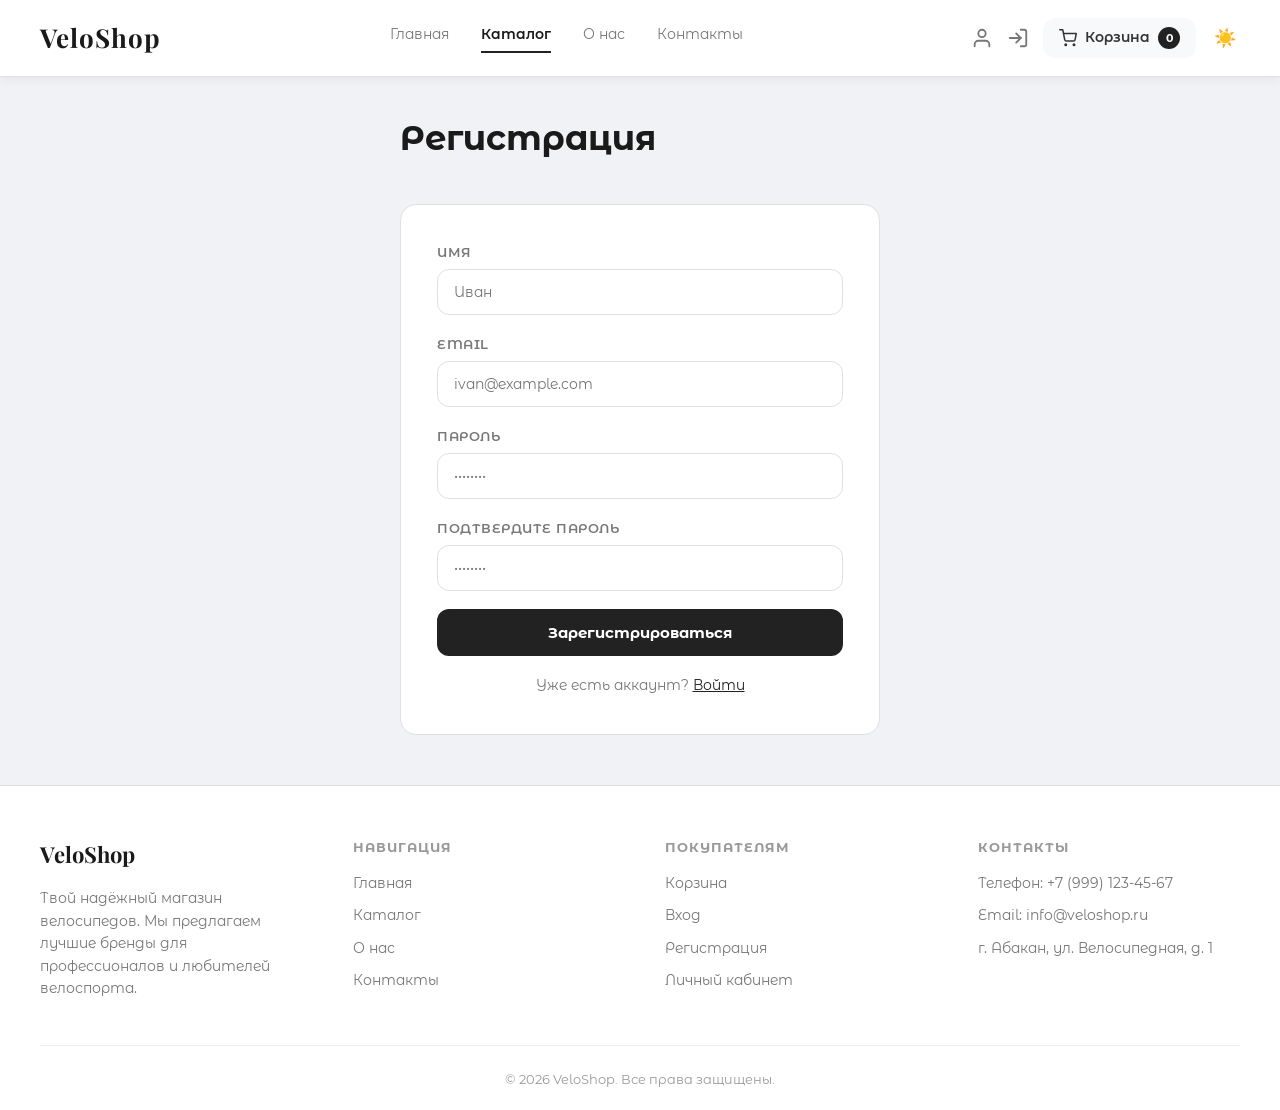
<file: register.html>
﻿<!DOCTYPE html>
<html lang="ru">

<head>
    <meta charset="UTF-8">
    <script>var t = localStorage.getItem('velo_theme'); if (t === 'dark') document.documentElement.setAttribute('data-theme', 'dark')</script>
    <meta name="viewport" content="width=device-width, initial-scale=1.0">
    <title>Регистрация | VeloShop</title>
    <link rel="stylesheet" href="css/variables.css">
    <link rel="stylesheet" href="css/reset.css">
    <link rel="stylesheet" href="css/layout.css">
    <link rel="stylesheet" href="css/components.css">
    <link rel="stylesheet" href="css/pages.css" media="print" onload="this.media='all'">
    <link rel="stylesheet" href="css/responsive.css" media="print" onload="this.media='all'">
    <link
        href="https://fonts.googleapis.com/css2?family=Playfair+Display:wght@400;700&family=Montserrat+Alternates:wght@300;400;500;600;700&family=Orbitron:wght@400;700&display=swap"
        rel="stylesheet">
</head>

<body>
    <header id="site-header"></header>
    <main class="page-main">
        <section class="page-section">
            <div class="page-container page-container-narrow">
                <h1 class="page-title">Регистрация</h1>
                <form class="auth-form" id="registerForm">
                    <div class="form-group">
                        <label for="regName">Имя</label>
                        <input type="text" id="regName" class="form-input" placeholder="Иван" required>
                    </div>
                    <div class="form-group">
                        <label for="regEmail">Email</label>
                        <input type="email" id="regEmail" class="form-input" placeholder="ivan@example.com" required>
                    </div>
                    <div class="form-group">
                        <label for="regPassword">Пароль</label>
                        <input type="password" id="regPassword" class="form-input" placeholder="••••••••" required>
                    </div>
                    <div class="form-group">
                        <label for="regConfirm">Подтвердите пароль</label>
                        <input type="password" id="regConfirm" class="form-input" placeholder="••••••••" required>
                    </div>
                    <button type="submit" class="form-btn">Зарегистрироваться</button>
                    <p class="auth-link">Уже есть аккаунт? <a href="login.html">Войти</a></p>
                </form>
            </div>
        </section>
    </main>
    <footer id="site-footer"></footer>
    <script src="js/data.js"></script>
    <script src="js/layout.js"></script>
    <script src="js/auth.js"></script>
</body>

</html>
</file>
<file: css/variables.css>
:root {
    --c-bg: #f0f2f5;
    --c-surface: #fff;
    --c-surface-alt: #f8f9fa;
    --c-border: #e0e0e0;
    --c-border-light: #eee;
    --c-text: #333;
    --c-text-muted: #777;
    --c-text-dim: #999;
    --c-heading: #1a1a1a;
    --c-accent: #222;
    --c-accent-text: #fff;
    --c-accent-hover: #444;
    --c-green-bg: #e8f5e9;
    --c-green-text: #2e7d32;
    --c-amber-bg: #fff3e0;
    --c-amber-text: #bf360c;
    --c-overlay: rgba(0, 0, 0, 0.03);
    --font-playfair: 'Playfair Display', serif;
    --font-montserrat: 'Montserrat Alternates', sans-serif;
    --font-orbitron: 'Orbitron', monospace;
    --radius-sm: 8px;
    --radius: 12px;
    --radius-lg: 16px;
    --radius-xl: 24px;
    --radius-full: 50px;
    --gap: 20px;
    --gap-sm: 10px;
    --shadow: 0 2px 12px rgba(0, 0, 0, 0.06);
    --shadow-lg: 0 8px 32px rgba(0, 0, 0, 0.1);
    --transition: 0.25s ease;
}

[data-theme="dark"] {
    --c-bg: #0f1115;
    --c-surface: #1a1d24;
    --c-surface-alt: #242833;
    --c-border: #383d4a;
    --c-border-light: #2e3240;
    --c-text: #d4d7df;
    --c-text-muted: #9298a5;
    --c-text-dim: #6b7180;
    --c-heading: #e8eaef;
    --c-accent: #fff;
    --c-accent-text: #1a1d24;
    --c-accent-hover: #d0d0d0;
    --c-green-bg: #1a2e1a;
    --c-green-text: #7dce7d;
    --c-amber-bg: #2e2210;
    --c-amber-text: #e8a840;
    --c-overlay: rgba(255, 255, 255, 0.03);
    --shadow: 0 2px 12px rgba(0, 0, 0, 0.25);
    --shadow-lg: 0 8px 32px rgba(0, 0, 0, 0.4);
}
</file>
<file: css/layout.css>
#site-header {
    background: var(--c-surface);
    border-bottom: 1px solid var(--c-border);
    position: fixed;
    top: 0;
    left: 0;
    width: 100%;
    z-index: 100;
    box-shadow: var(--shadow);
}

.header-inner {
    display: flex;
    align-items: center;
    justify-content: space-between;
    padding: 16px 40px;
    max-width: 1600px;
    margin: 0 auto;
}

.header-logo a {
    font-family: var(--font-playfair);
    font-size: 26px;
    font-weight: 700;
    color: var(--c-heading);
    letter-spacing: 1px;
}

.header-nav {
    display: flex;
    gap: 32px;
}

.header-nav a {
    font-size: 14px;
    color: var(--c-text-muted);
    transition: color var(--transition);
}

.header-nav a:hover,
.header-nav a.active {
    color: var(--c-heading);
    font-weight: 600;
}

.header-nav a.active {
    border-bottom: 2px solid var(--c-accent);
    padding-bottom: 4px;
}

.header-actions {
    display: flex;
    align-items: center;
    gap: 14px;
}

.header-link {
    color: var(--c-text-muted);
    transition: color var(--transition), transform var(--transition);
    display: flex;
}

.header-link:hover {
    color: var(--c-heading);
    transform: scale(1.1);
}

.header-link svg {
    width: 22px;
    height: 22px;
}

.header-cart {
    display: inline-flex;
    align-items: center;
    gap: 8px;
    color: var(--c-text);
    font-weight: 600;
    font-size: 14px;
    padding: 8px 16px;
    background: var(--c-surface-alt);
    border-radius: var(--radius);
    transition: background var(--transition);
}

.header-cart:hover {
    background: var(--c-border);
}

.theme-toggle {
    background: none;
    border: none;
    cursor: pointer;
    font-size: 18px;
    padding: 4px;
    transition: transform var(--transition);
}

.theme-toggle:hover {
    transform: scale(1.2);
}

.header-cart svg {
    width: 18px;
    height: 18px;
}

.cart-badge {
    background: var(--c-accent);
    color: var(--c-accent-text);
    border-radius: 50%;
    min-width: 22px;
    height: 22px;
    display: inline-flex;
    align-items: center;
    justify-content: center;
    font-size: 11px;
    font-weight: 700;
    transition: transform var(--transition);
}

#site-footer {
    background: var(--c-surface);
    color: var(--c-text-muted);
    padding: 50px 40px 20px;
    margin-top: auto;
    border-top: 1px solid var(--c-border);
}

.footer-inner {
    display: flex;
    justify-content: space-between;
    gap: 50px;
    max-width: 1600px;
    margin: 0 auto;
    border-bottom: 1px solid var(--c-border-light);
    padding-bottom: 36px;
}

.footer-col {
    flex: 1;
}

.footer-col h3 {
    font-family: var(--font-playfair);
    font-size: 22px;
    color: var(--c-heading);
    margin-bottom: 14px;
}

.footer-col h4 {
    font-size: 13px;
    color: var(--c-text-dim);
    margin-bottom: 14px;
    text-transform: uppercase;
    letter-spacing: 1px;
}

.footer-col p,
.footer-col a {
    font-size: 14px;
    color: var(--c-text-muted);
    margin-bottom: 10px;
    display: block;
    line-height: 1.6;
}

.footer-col a:hover {
    color: var(--c-heading);
}

.footer-bottom {
    text-align: center;
    padding-top: 22px;
    font-size: 13px;
    color: var(--c-text-dim);
}

.burger-btn {
    display: none;
    flex-direction: column;
    gap: 5px;
    background: none;
    border: none;
    cursor: pointer;
    padding: 4px;
    z-index: 110;
}

.burger-btn span {
    display: block;
    width: 22px;
    height: 2px;
    background: var(--c-text);
    border-radius: 1px;
}

.burger-btn.open span:nth-child(1) {
    transform: rotate(45deg) translate(5px, 5px);
}

.burger-btn.open span:nth-child(2) {
    opacity: 0;
}

.burger-btn.open span:nth-child(3) {
    transform: rotate(-45deg) translate(5px, -5px);
}

.burger-overlay {
    display: none;
    position: fixed;
    inset: 0;
    background: rgba(0, 0, 0, .5);
    z-index: 105;
}

.burger-overlay.show {
    display: block;
}

.burger-menu {
    position: fixed;
    top: 0;
    right: -280px;
    width: 280px;
    height: 100vh;
    background: var(--c-surface);
    z-index: 106;
    padding: 80px 30px 30px;
    display: flex;
    flex-direction: column;
    gap: 16px;
}

.burger-menu.show {
    right: 0;
}

.burger-menu a {
    font-size: 16px;
    color: var(--c-text);
    text-decoration: none;
    padding: 10px 0;
    border-bottom: 1px solid var(--c-border-light);
}

.burger-menu a.active {
    color: var(--c-heading);
    font-weight: 600;
}

@media (max-width: 992px) {
    .burger-btn {
        display: flex;
    }

    .header-nav {
        display: none;
    }
}
</file>
<file: css/components.css>
.form-btn {
    display: inline-block;
    padding: 14px 32px;
    background: var(--c-accent);
    color: var(--c-accent-text);
    border: none;
    border-radius: var(--radius);
    font-family: var(--font-montserrat);
    font-size: 15px;
    font-weight: 700;
    cursor: pointer;
    transition: all var(--transition);
    width: 100%;
    text-align: center;
}

.form-btn:hover {
    background: var(--c-accent-hover);
    transform: translateY(-2px);
    box-shadow: var(--shadow-lg);
}

.form-btn-secondary {
    background: var(--c-surface-alt);
    color: var(--c-text);
    margin-top: var(--gap-sm);
    border: 1px solid var(--c-border);
}

.form-btn-secondary:hover {
    background: var(--c-border);
}

.form-group {
    margin-bottom: 18px;
}

.form-group label {
    display: block;
    font-size: 13px;
    font-weight: 600;
    margin-bottom: 6px;
    color: var(--c-text-muted);
    text-transform: uppercase;
    letter-spacing: 0.5px;
}

.form-input,
.search-box input {
    width: 100%;
    padding: 13px 16px;
    border: 1px solid var(--c-border);
    border-radius: var(--radius);
    background: var(--c-surface);
    color: var(--c-text);
    font-family: var(--font-montserrat);
    font-size: 14px;
    outline: none;
    transition: border-color var(--transition), box-shadow var(--transition);
}

.form-input:focus,
.search-box input:focus {
    border-color: #888;
    box-shadow: 0 0 0 3px rgba(0, 0, 0, 0.04);
}

.form-textarea {
    resize: vertical;
    min-height: 120px;
}

.card-badge {
    position: absolute;
    top: var(--gap-sm);
    left: var(--gap-sm);
    font-size: 10px;
    font-weight: 600;
    padding: 4px 10px;
    border-radius: 20px;
    letter-spacing: 0.3px;
}

.bg-green,
.badge.in {
    background: var(--c-green-bg);
    color: var(--c-green-text);
}

.bg-amber,
.badge.order {
    background: var(--c-amber-bg);
    color: var(--c-amber-text);
}
</file>
<file: css/home.css>
.home-main {
    overflow-x: hidden;
}

.home-hero {
    position: relative;
    min-height: 100vh;
    display: flex;
    align-items: center;
    justify-content: center;
    clip-path: polygon(0 0, 100% 0, 100% 85%, 0 100%);
    background: #1a1d23;
    overflow: hidden;
    z-index: 1;
}

.hero-video {
    position: absolute;
    inset: 0;
    width: 100%;
    height: 100%;
    object-fit: cover;
    z-index: 0;
    pointer-events: none;
    user-select: none;
    filter: brightness(0.45);
}

.hero-content {
    position: relative;
    z-index: 2;
    text-align: center;
    max-width: 750px;
    padding: 0 20px;
}

.hero-title {
    font-family: var(--font-playfair);
    font-size: clamp(48px, 10vw, 96px);
    font-weight: 700;
    line-height: 1.05;
    color: #fff;
    margin-bottom: 22px;
}

.hero-desc {
    font-size: clamp(15px, 2vw, 19px);
    color: rgba(255, 255, 255, .55);
    line-height: 1.7;
    margin-bottom: 34px;
    max-width: 560px;
    margin-left: auto;
    margin-right: auto;
}

.gradient-text {
    background: linear-gradient(135deg, #c0c0c0, #ffffff, #909090);
    background-size: 200% 200%;
    -webkit-background-clip: text;
    -webkit-text-fill-color: transparent;
    background-clip: text;
    animation: gradShift 4s ease infinite;
}

@keyframes gradShift {

    0%,
    100% {
        background-position: 0% 50%;
    }

    50% {
        background-position: 100% 50%;
    }
}

.hero-actions {
    display: flex;
    gap: 16px;
    justify-content: center;
    flex-wrap: wrap;
}

.hero-btn-primary {
    display: inline-block;
    padding: 16px 40px;
    border-radius: 50px;
    font-family: var(--font-montserrat);
    font-size: 15px;
    font-weight: 700;
    text-decoration: none;
    transition: all var(--transition);
    background: var(--c-accent);
    color: var(--c-accent-text);
    border: none;
}

.hero-btn-primary:hover {
    opacity: .85;
    transform: translateY(-3px);
    box-shadow: var(--shadow-lg);
}

.home-features {
    position: relative;
    z-index: 10;
    margin-top: -80px;
    padding: 40px 40px 60px;
}

.features-strip {
    position: absolute;
    inset: 0;
    background: var(--c-surface);
    clip-path: polygon(0 12%, 100% 0, 100% 100%, 0 100%);
    z-index: -1;
}

.features-inner {
    max-width: 1300px;
    margin: 0 auto;
    display: grid;
    grid-template-columns: repeat(4, 1fr);
    gap: 22px;
}

.feature-card {
    position: relative;
    background: var(--c-surface);
    border: 1px solid var(--c-border);
    border-radius: var(--radius-lg);
    padding: 34px 26px;
    box-shadow: var(--shadow);
    transition: all .4s cubic-bezier(.34, 1.56, .64, 1);
    overflow: hidden;
}

.feature-card:hover {
    transform: translateY(-8px) scale(1.02);
    box-shadow: var(--shadow-lg);
    border-color: #bbb;
}

.feature-card-bg {
    position: absolute;
    top: -50%;
    right: -50%;
    width: 100%;
    height: 100%;
    background: radial-gradient(circle, var(--c-overlay), transparent 70%);
    transition: all .5s;
    pointer-events: none;
}

.feature-card:hover .feature-card-bg {
    top: -30%;
    right: -30%;
}

.card-skew-1,
.card-skew-2,
.card-skew-3,
.card-skew-4 {
    border-radius: var(--radius-lg);
}

.feature-num {
    font-family: var(--font-orbitron);
    font-size: 42px;
    font-weight: 700;
    color: rgba(0, 0, 0, .34);
    position: absolute;
    top: 12px;
    right: 16px;
    line-height: 1;
}

.feature-icon {
    font-size: 38px;
    margin-bottom: 14px;
    display: block;
}

.feature-icon svg {
    width: 38px;
    height: 38px;
    color: var(--c-text-muted);
}

.feature-card h3 {
    font-family: var(--font-playfair);
    font-size: 22px;
    color: var(--c-heading);
    margin-bottom: 8px;
}

.feature-card p {
    font-size: 14px;
    color: var(--c-text-muted);
    line-height: 1.6;
}

.wave-divider {
    width: 100%;
    line-height: 0;
    --wave-color: var(--c-surface);
    --wave-color-2: var(--c-bg);
}

.wave-divider svg {
    display: block;
    width: 100%;
    height: 80px;
}

.wave-invert {
    transform: rotate(180deg);
    --wave-color: var(--c-bg);
}

.home-cta {
    position: relative;
    min-height: 450px;
    display: flex;
    align-items: center;
    justify-content: center;
    overflow: hidden;
}

.parallax-bg {
    position: absolute;
    inset: -20%;
    background: linear-gradient(135deg, rgba(240, 242, 245, .97), rgba(255, 255, 255, .95)), url('[data-uri]') repeat;
    background-size: auto, 80px 80px;
    z-index: 0;
}

.cta-glass {
    position: relative;
    z-index: 1;
    max-width: 600px;
    text-align: center;
    padding: 50px 36px;
    background: var(--c-surface);
    border: 1px solid var(--c-border);
    border-radius: 40px;
    margin: 40px 20px;
    box-shadow: var(--shadow);
}

.cta-glass h2 {
    font-family: var(--font-playfair);
    font-size: clamp(32px, 5vw, 48px);
    color: var(--c-heading);
    margin-bottom: 14px;
}

.cta-glass p {
    font-size: 16px;
    color: var(--c-text-muted);
    line-height: 1.7;
    margin-bottom: 28px;
}

.cta-glass-btn {
    display: inline-block;
    padding: 16px 40px;
    background: var(--c-accent);
    color: var(--c-accent-text);
    font-family: var(--font-montserrat);
    font-size: 15px;
    font-weight: 700;
    text-decoration: none;
    border-radius: 50px;
    transition: all var(--transition);
    border: none;
}

.cta-glass-btn:hover {
    background: var(--c-accent-hover);
    transform: translateY(-3px) scale(1.03);
    box-shadow: var(--shadow-lg);
}

.home-brands {
    padding: 36px 0;
    background: var(--c-surface);
    border-top: 1px solid var(--c-border-light);
    overflow: hidden;
    position: relative;
}

.home-brands::before,
.home-brands::after {
    content: '';
    position: absolute;
    top: 0;
    bottom: 0;
    width: 60px;
    z-index: 2;
    pointer-events: none;
}

.home-brands::before {
    left: 0;
    background: linear-gradient(90deg, var(--c-surface), transparent);
}

.home-brands::after {
    right: 0;
    background: linear-gradient(270deg, var(--c-surface), transparent);
}

.brands-track {
    display: flex;
    gap: 28px;
    white-space: nowrap;
    animation: brandsScroll 18s linear infinite;
    font-family: var(--font-orbitron);
    font-size: 13px;
    letter-spacing: 5px;
    color: var(--c-text-dim);
}

@keyframes brandsScroll {
    from {
        transform: translateX(0);
    }

    to {
        transform: translateX(-50%);
    }
}
</file>
<file: css/pages.css>
.page-main {
    flex: 1;
}

.page-section {
    padding: 50px 40px;
}

.page-container {
    max-width: 1200px;
    margin: 0 auto;
}

.page-container-narrow {
    max-width: 480px;
}

.page-title {
    font-family: var(--font-montserrat);
    font-weight: 700;
    font-size: 34px;
    color: var(--c-heading);
    margin-bottom: 36px;
}

.auth-form {
    background: var(--c-surface);
    padding: 36px;
    border: 1px solid var(--c-border);
    border-radius: var(--radius-lg);
}

.auth-link {
    text-align: center;
    margin-top: 18px;
    font-size: 14px;
    color: var(--c-text-muted);
}

.auth-link a {
    color: var(--c-accent);
    text-decoration: underline;
}

.auth-link a:hover {
    color: var(--c-accent-hover);
}

.contacts-grid,
.product-layout {
    display: grid;
    grid-template-columns: 1fr 1fr;
    gap: 50px;
    align-items: start;
}

.contacts-info,
.about-stats {
    display: grid;
    grid-template-columns: 1fr 1fr;
    gap: var(--gap);
}

.contact-card {
    padding: 22px;
    background: var(--c-surface);
    border: 1px solid var(--c-border);
    border-radius: var(--radius-lg);
    transition: box-shadow var(--transition);
}

.contact-card:hover {
    box-shadow: var(--shadow);
    border-color: #bbb;
}

.contact-icon {
    font-size: 32px;
    margin-bottom: 10px;
    color: var(--c-text-muted);
}

.contact-icon svg {
    stroke: var(--c-text-muted);
}

.contact-card h3 {
    font-family: var(--font-montserrat);
    font-weight: 700;
    font-size: 18px;
    color: var(--c-heading);
    margin-bottom: 8px;
}

.contact-card p {
    font-size: 14px;
    color: var(--c-text-muted);
    line-height: 1.6;
}

.contact-form-wrapper {
    background: var(--c-surface);
    border: 1px solid var(--c-border);
    border-radius: var(--radius-lg);
    padding: 28px;
}

.contact-form-wrapper h2 {
    font-family: var(--font-montserrat);
    font-weight: 700;
    font-size: 24px;
    color: var(--c-heading);
    margin-bottom: 22px;
}

.about-content {
    display: grid;
    grid-template-columns: 1fr 1fr;
    gap: 50px;
    align-items: center;
}

.about-text h2 {
    font-family: var(--font-montserrat);
    font-weight: 700;
    font-size: 28px;
    color: var(--c-heading);
    margin-bottom: 18px;
}

.about-text p {
    font-size: 15px;
    color: var(--c-text-muted);
    line-height: 1.7;
    margin-bottom: 14px;
}

.stat-item {
    text-align: center;
    padding: 28px 18px;
    background: var(--c-surface);
    border: 1px solid var(--c-border);
    border-radius: var(--radius-lg);
    transition: transform var(--transition);
}

.stat-item:hover {
    transform: translateY(-4px);
}

.stat-number {
    display: block;
    font-family: var(--font-montserrat);
    font-weight: 700;
    font-size: 34px;
    color: var(--c-heading);
    margin-bottom: 6px;
}

.stat-label {
    font-size: 14px;
    color: var(--c-text-muted);
}

.profile-grid {
    display: grid;
    grid-template-columns: 270px 1fr;
    gap: 36px;
    align-items: start;
}

.profile-sidebar-card {
    background: var(--c-surface);
    border: 1px solid var(--c-border);
    border-radius: var(--radius-lg);
    padding: 28px 18px;
    text-align: center;
}

.profile-avatar {
    margin-bottom: 12px;
}

.profile-avatar svg {
    stroke: var(--c-text-muted);
}

.profile-sidebar-card h3 {
    font-family: var(--font-montserrat);
    font-weight: 700;
    font-size: 20px;
    color: var(--c-heading);
    margin-bottom: 4px;
}

.profile-sidebar-card>p {
    font-size: 14px;
    color: var(--c-text-muted);
    margin-bottom: 18px;
}

.profile-nav {
    display: flex;
    flex-direction: column;
    gap: 4px;
}

.profile-nav-item {
    padding: 11px 14px;
    background: none;
    border: none;
    font-family: var(--font-montserrat);
    font-size: 14px;
    text-align: left;
    cursor: pointer;
    border-radius: var(--radius);
    transition: all var(--transition);
    color: var(--c-text-muted);
}

.profile-nav-item:hover {
    background: var(--c-surface-alt);
    color: var(--c-heading);
}

.profile-nav-item.active {
    background: var(--c-accent);
    color: var(--c-accent-text);
    font-weight: 600;
}

.profile-content {
    padding: 8px 0;
}

.profile-tab h2 {
    font-family: var(--font-montserrat);
    font-weight: 700;
    font-size: 22px;
    color: var(--c-heading);
    margin-bottom: 22px;
}

.order-card {
    background: var(--c-surface);
    border: 1px solid var(--c-border);
    border-radius: var(--radius-lg);
    margin-bottom: 14px;
    overflow: hidden;
}

.order-header {
    display: flex;
    justify-content: space-between;
    align-items: center;
    padding: 14px 18px;
    background: var(--c-surface-alt);
    border-bottom: 1px solid var(--c-border-light);
    font-size: 14px;
    color: var(--c-text-muted);
}

.order-status {
    padding: 4px 12px;
    border-radius: 20px;
    font-size: 11px;
    font-weight: 600;
}

.order-status-delivered {
    background: var(--c-green-bg);
    color: var(--c-green-text);
}

.order-status-processing {
    background: var(--c-amber-bg);
    color: var(--c-amber-text);
}

.order-body {
    padding: 14px 18px;
}

.order-body p {
    font-size: 14px;
    color: var(--c-text-muted);
    margin-bottom: 4px;
}

.order-total {
    font-weight: 700;
    font-size: 17px !important;
    color: var(--c-heading) !important;
    margin-top: 6px;
}

.cart-content {
    max-width: 900px;
}

.cart-empty {
    text-align: center;
    padding: 80px 20px;
}

.cart-empty-icon {
    font-size: 64px;
    margin-bottom: 18px;
    opacity: 0.3;
}

.cart-empty h2 {
    font-family: var(--font-montserrat);
    font-weight: 700;
    font-size: 28px;
    color: var(--c-heading);
    margin-bottom: 8px;
}

.cart-empty p {
    font-size: 15px;
    color: var(--c-text-muted);
    margin-bottom: 24px;
}

.cart-layout {
    display: grid;
    grid-template-columns: 1fr 320px;
    gap: 24px;
    align-items: start;
}

.cart-item {
    display: flex;
    align-items: center;
    gap: 18px;
    padding: 12px;
    background: var(--c-surface);
    border: 1px solid var(--c-border);
    border-radius: var(--radius-lg);
    transition: all var(--transition);
}

.cart-item:hover {
    border-color: #bbb;
    box-shadow: var(--shadow);
}

.cart-item-img {
    width: 130px;
    height: 130px;
    flex-shrink: 0;
    display: flex;
    align-items: center;
    justify-content: center;
    background: var(--c-surface-alt);
    border-radius: var(--radius);
    overflow: hidden;
}

.cart-item-img img {
    max-width: 100%;
    max-height: 100%;
    object-fit: contain;
}

.cart-item-info {
    flex: 1;
}

.cart-item-info h4 {
    font-size: 15px;
    color: var(--c-heading);
    margin-bottom: 4px;
}

.cart-item-price {
    font-family: var(--font-montserrat);
    font-size: 17px;
    font-weight: 700;
    color: var(--c-heading);
}

.cart-item-subtotal {
    font-size: 13px;
    color: var(--c-text-muted);
    margin-top: 2px;
}

.cart-qty {
    display: flex;
    align-items: center;
    gap: 10px;
    margin-top: 6px;
}

.cart-qty-btn {
    width: 32px;
    height: 32px;
    border-radius: 50%;
    border: none;
    background: var(--c-surface-alt);
    color: var(--c-text);
    font-size: 18px;
    cursor: pointer;
    display: flex;
    align-items: center;
    justify-content: center;
    transition: all .2s;
    line-height: 1;
    font-family: var(--font-montserrat);
}

.cart-qty-btn:hover {
    background: var(--c-accent);
    color: var(--c-accent-text);
}

.cart-qty-val {
    min-width: 28px;
    text-align: center;
    font-weight: 600;
    font-size: 15px;
}

.cart-item-remove {
    background: none;
    border: none;
    font-size: 18px;
    cursor: pointer;
    color: var(--c-text-dim);
    transition: color var(--transition);
    padding: 6px;
}

.cart-item-remove:hover {
    color: var(--c-heading);
}

.cart-checkout {
    position: sticky;
    top: 100px;
}

.cart-summary {
    background: var(--c-surface);
    border: 1px solid var(--c-border);
    border-radius: var(--radius-lg);
    padding: 22px;
}

.cart-total {
    display: flex;
    justify-content: space-between;
    align-items: center;
    font-size: 20px;
    font-weight: 700;
    color: var(--c-heading);
    margin-bottom: 18px;
    padding-bottom: 18px;
    border-bottom: 1px solid var(--c-border-light);
}

.checkout-form {
    display: flex;
    flex-direction: column;
    gap: 12px;
}

.product-detail {
    padding: 20px 0;
}

.back-link {
    display: inline-block;
    margin-bottom: 24px;
    color: var(--c-text-muted);
    font-size: 14px;
    transition: color var(--transition);
}

.back-link:hover {
    color: var(--c-heading);
}

.product-visual {
    background: var(--c-surface);
    border: 1px solid var(--c-border);
    border-radius: var(--radius-lg);
    display: flex;
    align-items: center;
    justify-content: center;
    min-height: 400px;
    overflow: hidden;
}

.product-img {
    width: 100%;
    height: 100%;
    object-fit: cover;
}

.product-info {
    display: flex;
    flex-direction: column;
    gap: 16px;
}

.product-type {
    font-size: 13px;
    color: var(--c-text-muted);
    text-transform: uppercase;
    letter-spacing: 1px;
}

.product-name {
    font-family: var(--font-montserrat);
    font-weight: 700;
    font-size: 32px;
    color: var(--c-heading);
    line-height: 1.2;
}

.product-meta {
    display: flex;
    flex-wrap: wrap;
    gap: 8px 18px;
    font-size: 14px;
    color: var(--c-text-muted);
}

.product-meta b {
    color: var(--c-text);
}

.meta-tag {
    display: inline-block;
    padding: 4px 12px;
    background: var(--c-surface-alt);
    border: 1px solid var(--c-border);
    border-radius: 20px;
    font-size: 13px;
    color: var(--c-text);
}

.product-desc {
    font-size: 15px;
    color: var(--c-text-muted);
    line-height: 1.7;
    margin-top: 32px;
    margin-bottom: 4px;
}

.product-specs {
    margin: 20px 0;
    border: 1px solid var(--c-border);
    border-radius: var(--radius);
    overflow: hidden;
}

.spec-row {
    display: flex;
    padding: 12px 16px;
    border-bottom: 1px solid var(--c-border-light);
}

.spec-row:last-child {
    border-bottom: none;
}

.spec-label {
    width: 140px;
    font-size: 13px;
    color: var(--c-text-muted);
    flex-shrink: 0;
}

.spec-value {
    font-size: 14px;
    color: var(--c-heading);
    font-weight: 600;
}

.product-price-big {
    font-family: var(--font-montserrat);
    font-size: 36px;
    font-weight: 700;
    color: var(--c-heading);
}

.product-actions {
    display: flex;
    gap: 12px;
}

.product-actions .form-btn {
    flex: 1;
}
</file>
<file: css/responsive.css>
﻿@media (max-width: 1200px) {
    .products-grid {
        grid-template-columns: repeat(3, 1fr);
        gap: 16px;
        max-width: 900px;
        margin: 0 auto;
    }

    .features-inner {
        grid-template-columns: repeat(2, 1fr);
        gap: 16px;
    }

    .hero-title {
        font-size: clamp(36px, 7vw, 64px);
    }

    .catalog-body {
        flex-direction: column;
        gap: 18px;
    }

    .sidebar {
        width: 100%;
    }

    .sidebar-toggle {
        display: flex;
    }

    .sidebar-content {
        display: none;
    }

    .sidebar-content.show {
        display: block;
    }

    .main-content {
        padding: 0 20px 40px;
    }
}

@media (max-width: 992px) {
    .header-inner {
        flex-direction: row;
        flex-wrap: wrap;
        gap: 14px;
        padding: 14px 20px;
    }

    .header-nav {
        flex-wrap: wrap;
        justify-content: center;
        gap: 14px;
    }

    .footer-inner {
        flex-direction: column;
        gap: 28px;
        text-align: center;
    }

    .sort-dropdown {
        min-width: 120px;
    }

    .catalog-toolbar {
        flex-wrap: wrap;
    }

    .products-grid {
        grid-template-columns: 1fr 1fr;
        gap: 14px;
        max-width: 700px;
        margin: 0 auto;
    }

    .product-card {
        flex-direction: row;
        gap: 16px;
        padding: 14px;
        align-items: center;
    }

    .card-img {
        width: 140px;
        height: 120px;
        flex-shrink: 0;
        margin-bottom: 0;
    }

    .card-body {
        gap: 8px;
        justify-content: center;
    }

    .card-title {
        font-size: 14px;
    }

    .card-meta {
        font-size: 11px;
        margin-bottom: 6px;
    }

    .card-bottom {
        margin-bottom: 6px;
    }

    .card-price {
        font-size: 16px;
    }

    .card-actions {
        gap: 6px;
    }

    .card-actions button {
        height: 36px;
        font-size: 12px;
    }

    .card-badge {
        font-size: 9px;
        padding: 3px 8px;
    }

    .page-title {
        font-size: 28px;
    }

    .contacts-grid,
    .about-content {
        grid-template-columns: 1fr;
        gap: 30px;
    }

    .profile-grid,
    .cart-layout {
        grid-template-columns: 1fr;
    }

    .features-inner {
        grid-template-columns: repeat(2, 1fr);
        gap: 16px;
    }

    .home-hero {
        clip-path: polygon(0 0, 100% 0, 100% 90%, 0 100%);
        min-height: 80vh;
    }

    .home-features {
        padding: 20px 20px 40px;
    }

    .product-layout {
        grid-template-columns: 1fr;
        gap: 28px;
    }

    .product-visual {
        min-height: 300px;
    }

    .cart-checkout {
        position: static;
    }
}

@media (max-width: 768px) {
    .catalog-hero {
        padding: 26px 20px 16px;
    }

    .catalog-hero h1 {
        font-size: 26px;
    }

    .products-grid {
        grid-template-columns: 1fr;
        max-width: 400px;
        margin: 0 auto;
    }

    .product-card {
        flex-direction: row;
    }

    .card-img {
        width: 130px;
        height: 110px;
    }

    .hero-title {
        font-size: clamp(28px, 6vw, 48px);
    }

    .cart-item {
        flex-wrap: wrap;
    }
}

@media (max-width: 600px) {
    .page-section {
        padding: 36px 16px;
    }

    .page-title {
        font-size: 24px;
        text-align: center;
    }

    .header-inner {
        padding: 11px 14px;
        gap: 8px;
    }

    .header-logo a {
        font-size: 22px;
    }

    .header-nav a {
        font-size: 12px;
    }

    .header-actions {
        gap: 6px;
    }

    .header-cart {
        font-size: 12px;
        padding: 6px 12px;
    }

    .catalog-hero {
        padding: 22px 14px 14px;
    }

    .catalog-hero h1 {
        font-size: 24px;
    }

    .products-grid {
        grid-template-columns: 1fr 1fr;
        gap: 10px;
        max-width: none;
        margin: 0;
    }

    .product-card {
        flex-direction: column;
        padding: 12px;
    }

    .card-img {
        width: 100%;
        height: 130px;
    }

    .card-body {
        gap: 6px;
    }

    .card-title {
        font-size: 12px;
    }

    .card-price {
        font-size: 15px;
    }

    .card-actions button {
        font-size: 11px;
        height: 34px;
    }

    .card-badge {
        font-size: 10px;
        padding: 4px 10px;
    }

    .auth-form {
        padding: 24px;
    }

    .cart-item {
        flex-wrap: wrap;
    }

    .contacts-info {
        grid-template-columns: 1fr;
    }

    .contact-card {
        text-align: center;
    }

    .contact-form-wrapper {
        padding: 18px;
    }

    .about-content {
        text-align: center;
    }

    .profile-nav {
        flex-direction: row;
        flex-wrap: wrap;
        justify-content: center;
        gap: 4px;
    }

    .profile-nav-item {
        font-size: 12px;
        padding: 8px 12px;
    }

    .hero-title {
        font-size: clamp(28px, 7vw, 42px);
    }

    .hero-desc {
        font-size: 14px;
    }

    .hero-actions {
        flex-direction: column;
        align-items: center;
    }

    .hero-btn-primary {
        width: 100%;
        max-width: 280px;
        text-align: center;
    }

    .home-hero {
        clip-path: polygon(0 0, 100% 0, 100% 93%, 0 100%);
        min-height: 70vh;
    }

    .home-features {
        margin-top: -50px;
        padding: 16px 14px 36px;
    }

    .features-inner {
        grid-template-columns: 1fr;
        gap: 14px;
    }

    .feature-card {
        padding: 22px 18px;
    }

    .feature-card h3 {
        font-size: 18px;
    }

    .section-title {
        font-size: 28px;
    }

    .cta-glass {
        padding: 36px 22px;
        margin: 18px 10px;
    }

    .cta-glass h2 {
        font-size: 26px;
    }

    .cta-glass p {
        font-size: 14px;
    }

    .brands-track {
        gap: 14px 22px;
    }

    .brands-track span {
        font-size: 11px;
        letter-spacing: 2px;
    }

    #site-footer {
        padding: 36px 16px 14px;
    }

    .footer-inner {
        flex-direction: column;
        text-align: center;
        gap: 22px;
    }

    .footer-col h3 {
        font-size: 18px;
    }

    .footer-col h4 {
        font-size: 12px;
    }

    .form-btn {
        font-size: 14px;
        padding: 13px 22px;
    }

    .product-layout {
        gap: 20px;
    }

    .product-visual {
        min-height: 220px;
    }

    .product-name {
        font-size: 22px;
    }

    .product-price-big {
        font-size: 26px;
    }

    .product-actions {
        flex-direction: column;
    }

    .related-grid {
        grid-template-columns: 1fr 1fr;
    }

    .profile-grid {
        gap: 16px;
    }
}

@media (max-width: 400px) {
    .products-grid {
        grid-template-columns: 1fr;
        max-width: none;
        margin: 0;
    }

    .header-nav a {
        font-size: 11px;
    }

    .hero-title {
        font-size: clamp(24px, 6vw, 36px);
    }

    .card-img {
        height: 150px;
    }
}
</file>
<file: css/catalog.css>
.catalog-hero {
    background: var(--c-surface);
    padding: 36px 40px 20px;
    border-bottom: 1px solid var(--c-border);
    margin-bottom: 28px;
}

.catalog-hero-inner {
    max-width: 1600px;
    margin: 0 auto;
}

.catalog-badge {
    font-family: var(--font-orbitron);
    font-size: 11px;
    letter-spacing: 6px;
    color: var(--c-text-dim);
    text-transform: uppercase;
    margin-bottom: 10px;
    display: inline-block;
}

.catalog-hero h1 {
    font-family: var(--font-playfair);
    font-size: 36px;
    color: var(--c-heading);
    margin-bottom: 6px;
}

.catalog-hero p {
    font-size: 15px;
    color: var(--c-text-muted);
}

.main-content {
    padding: 0 40px 60px;
}

.catalog-toolbar {
    display: flex;
    gap: 12px;
    margin-bottom: 20px;
    align-items: flex-start;
}

.catalog-body {
    display: flex;
    gap: 36px;
    align-items: flex-start;
}

.sidebar {
    width: 270px;
    flex-shrink: 0;
    background: var(--c-surface);
    border: 1px solid var(--c-border);
    border-radius: var(--radius-lg);
    padding: 22px;
}

.products-area {
    flex: 1;
    min-width: 0;
}

.sidebar-toggle {
    display: none;
    width: 100%;
    padding: 14px;
    background: var(--c-surface-alt);
    border: 1px solid var(--c-border);
    color: var(--c-text);
    font-family: var(--font-montserrat);
    font-size: 14px;
    cursor: pointer;
    margin-bottom: 18px;
    align-items: center;
    justify-content: space-between;
    border-radius: var(--radius);
}

.sidebar-content {
    display: block;
}

.filter-section {
    margin-bottom: 20px;
    padding-bottom: 20px;
    border-bottom: 1px solid var(--c-border-light);
}

.filter-title {
    font-size: 13px;
    font-weight: 600;
    color: var(--c-text-muted);
    margin-bottom: 12px;
    cursor: pointer;
    display: flex;
    justify-content: space-between;
    align-items: center;
    text-transform: uppercase;
    letter-spacing: 0.5px;
}

.filter-title::after {
    content: '\203A';
    font-size: 18px;
    transition: transform 0.3s;
}

.filter-section.active .filter-title::after {
    transform: rotate(90deg);
}

.filter-content {
    max-height: 0;
    overflow: hidden;
    transition: max-height 0.3s ease-out, opacity 0.2s;
    opacity: 0;
    padding: 0 2px;
}

.filter-section.active .filter-content {
    max-height: 600px;
    opacity: 1;
    transition: max-height 0.5s ease-in, opacity 0.3s;
    padding: 2px;
}

.filter-option {
    display: flex;
    align-items: center;
    margin-bottom: 8px;
    gap: var(--gap-sm);
}

.filter-option input[type="checkbox"] {
    width: 16px;
    height: 16px;
    cursor: pointer;
    accent-color: var(--c-accent);
}

.filter-option span {
    font-size: 14px;
    color: var(--c-text-muted);
    cursor: pointer;
}

.fc {
    color: var(--c-text-dim);
    margin-left: auto;
    font-size: 12px;
}

.price-range {
    display: flex;
    justify-content: space-between;
    gap: var(--gap-sm);
}

.price-input {
    border: 1px solid var(--c-border);
    border-radius: var(--radius-sm);
    height: 38px;
    width: 100%;
    text-align: center;
    background: var(--c-surface);
    color: var(--c-text);
    font-family: var(--font-montserrat);
    font-size: 14px;
    outline: none;
    transition: border-color var(--transition);
}

.price-input:focus {
    border-color: #888;
}

.pr-sep {
    color: var(--c-text-dim);
    align-self: center;
    font-size: 14px;
}

.reset-filters {
    width: 100%;
    padding: 11px;
    background: transparent;
    border: 1px solid var(--c-border);
    border-radius: var(--radius);
    color: var(--c-text-muted);
    font-family: var(--font-montserrat);
    font-size: 13px;
    cursor: pointer;
    transition: all var(--transition);
    margin-top: 6px;
}

.reset-filters:hover {
    background: var(--c-accent);
    color: var(--c-accent-text);
    border-color: var(--c-accent);
}

.search-box {
    flex: 1;
    position: relative;
}

.search-box input {
    padding: 12px 16px 12px 42px;
    font-size: 15px;
}

.search-box svg {
    position: absolute;
    left: 14px;
    top: 50%;
    transform: translateY(-50%);
    width: 18px;
    height: 18px;
    color: var(--c-text-dim);
    pointer-events: none;
}

.sort-wrap {
    display: flex;
    flex-shrink: 0;
}

.sort-dropdown {
    width: auto;
    min-width: 150px;
    height: 45px;
    padding: 0 14px;
    font-size: 13px;
    border: 1px solid var(--c-border);
    border-radius: var(--radius-sm);
    background: var(--c-surface);
    color: var(--c-text);
    font-family: var(--font-montserrat);
    cursor: pointer;
    outline: none;
}

.products-count {
    font-size: 13px;
    color: var(--c-text-muted);
    margin-bottom: 14px;
}

.no-results {
    grid-column: 1 / -1;
    text-align: center;
    padding: 60px 20px;
    font-size: 18px;
    color: var(--c-text-muted);
}

.products-grid {
    display: grid;
    grid-template-columns: repeat(auto-fill, minmax(210px, 1fr));
    gap: var(--gap);
}

.product-card {
    background: var(--c-surface);
    border: 1px solid var(--c-border);
    border-radius: var(--radius-lg);
    padding: 16px;
    transition: all var(--transition);
    cursor: pointer;
    display: flex;
    flex-direction: column;
    height: 100%;
    animation: cardFadeIn 0.4s ease-out both;
}

.product-card:hover {
    box-shadow: var(--shadow-lg);
    transform: translateY(-4px);
    border-color: #bbb;
}

@keyframes cardFadeIn {
    from {
        opacity: 0;
        transform: translateY(20px);
    }

    to {
        opacity: 1;
        transform: translateY(0);
    }
}

.card-img {
    position: relative;
    display: flex;
    justify-content: center;
    align-items: center;
    width: 100%;
    height: 167px;
    border-radius: var(--radius);
    overflow: hidden;
    background: var(--c-surface);
    margin-bottom: 13px;
}

.card-img img {
    width: 90%;
    height: 90%;
    object-fit: contain;
    transition: transform 0.4s;
}

.product-card:hover .card-img img {
    transform: scale(1.05);
}

.card-body {
    display: flex;
    flex-direction: column;
    flex: 1;
}

.card-title {
    font-size: 13px;
    color: var(--c-heading);
    line-height: 1.4;
    margin-bottom: 4px;
    flex-grow: 1;
    font-weight: 600;
}

.card-meta {
    font-size: 11px;
    color: var(--c-text-dim);
    margin-bottom: var(--gap-sm);
    line-height: 1.3;
}

.card-bottom {
    display: flex;
    justify-content: space-between;
    align-items: center;
    margin-bottom: var(--gap-sm);
}

.card-price {
    font-family: var(--font-montserrat);
    font-size: 17px;
    font-weight: 700;
    color: var(--c-heading);
}

.card-actions {
    display: flex;
    gap: 8px;
}

.card-actions button {
    flex: 1;
    height: 38px;
    border-radius: var(--radius);
    font-family: var(--font-montserrat);
    font-size: 13px;
    font-weight: 600;
    cursor: pointer;
    border: none;
    transition: all var(--transition);
    letter-spacing: 0.3px;
}

.buy-btn {
    background: var(--c-surface-alt);
    color: var(--c-text);
}

.cart-btn {
    background: transparent;
    color: var(--c-text-muted);
    border: 1px solid var(--c-border) !important;
}

.cart-btn.in-cart {
    background: var(--c-green-bg);
    color: var(--c-green-text);
    border-color: var(--c-green-text) !important;
}

.card-actions button:hover {
    background: var(--c-accent) !important;
    color: var(--c-accent-text) !important;
    transform: translateY(-2px);
}

.cart-btn.in-cart:hover {
    background: var(--c-green-text) !important;
    color: #fff !important;
}
</file>
